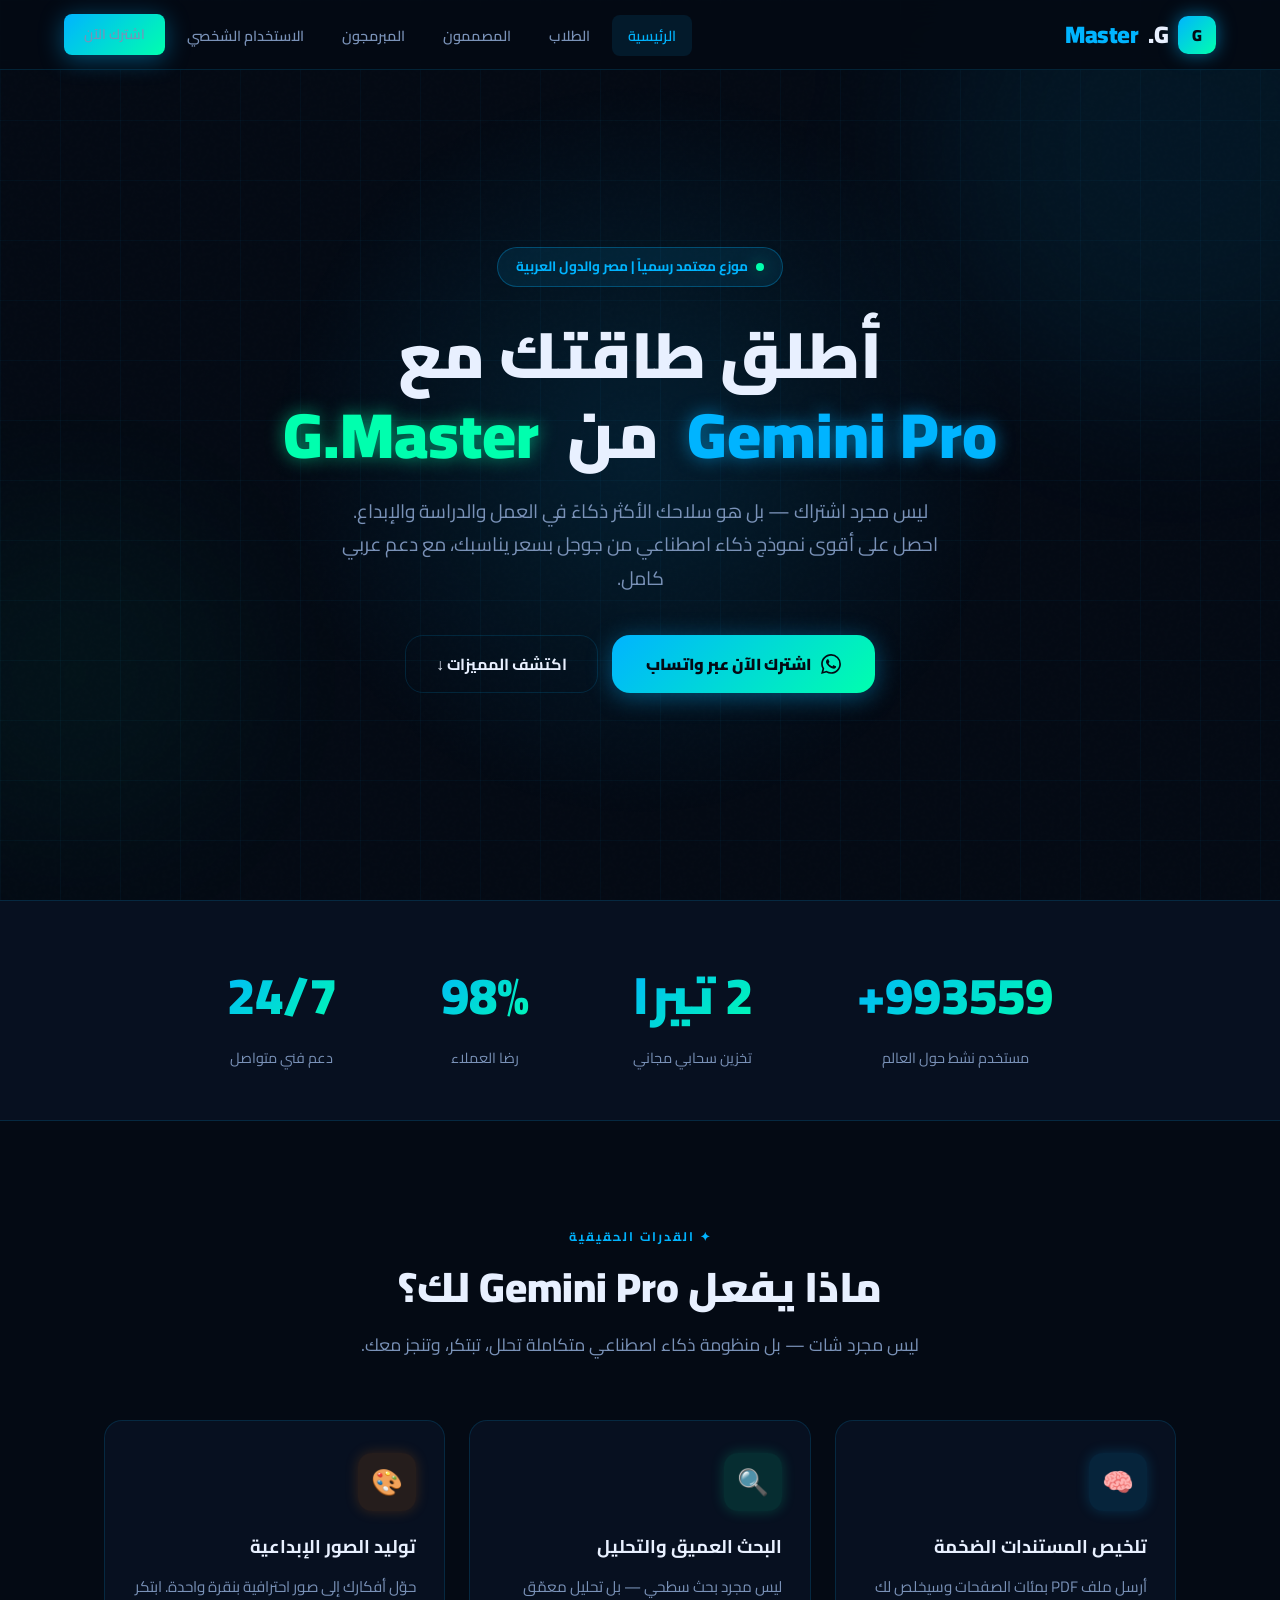
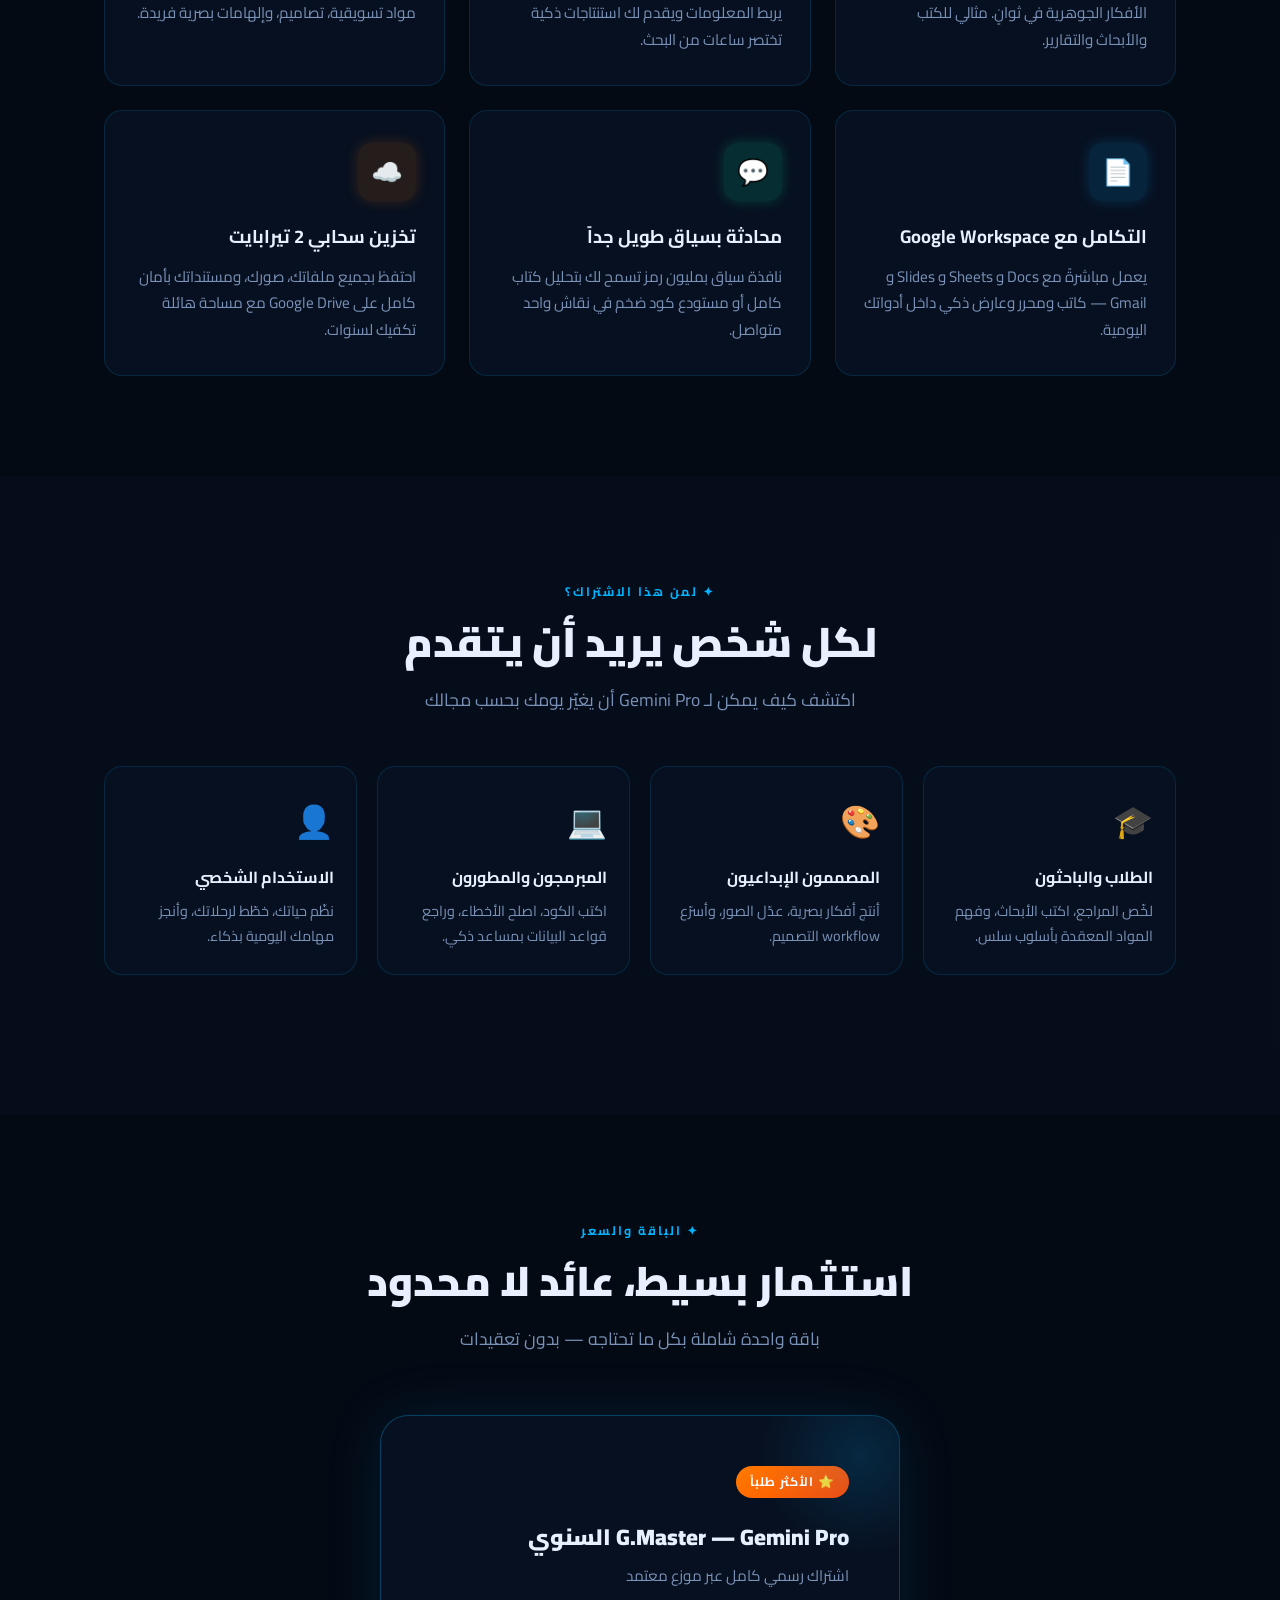
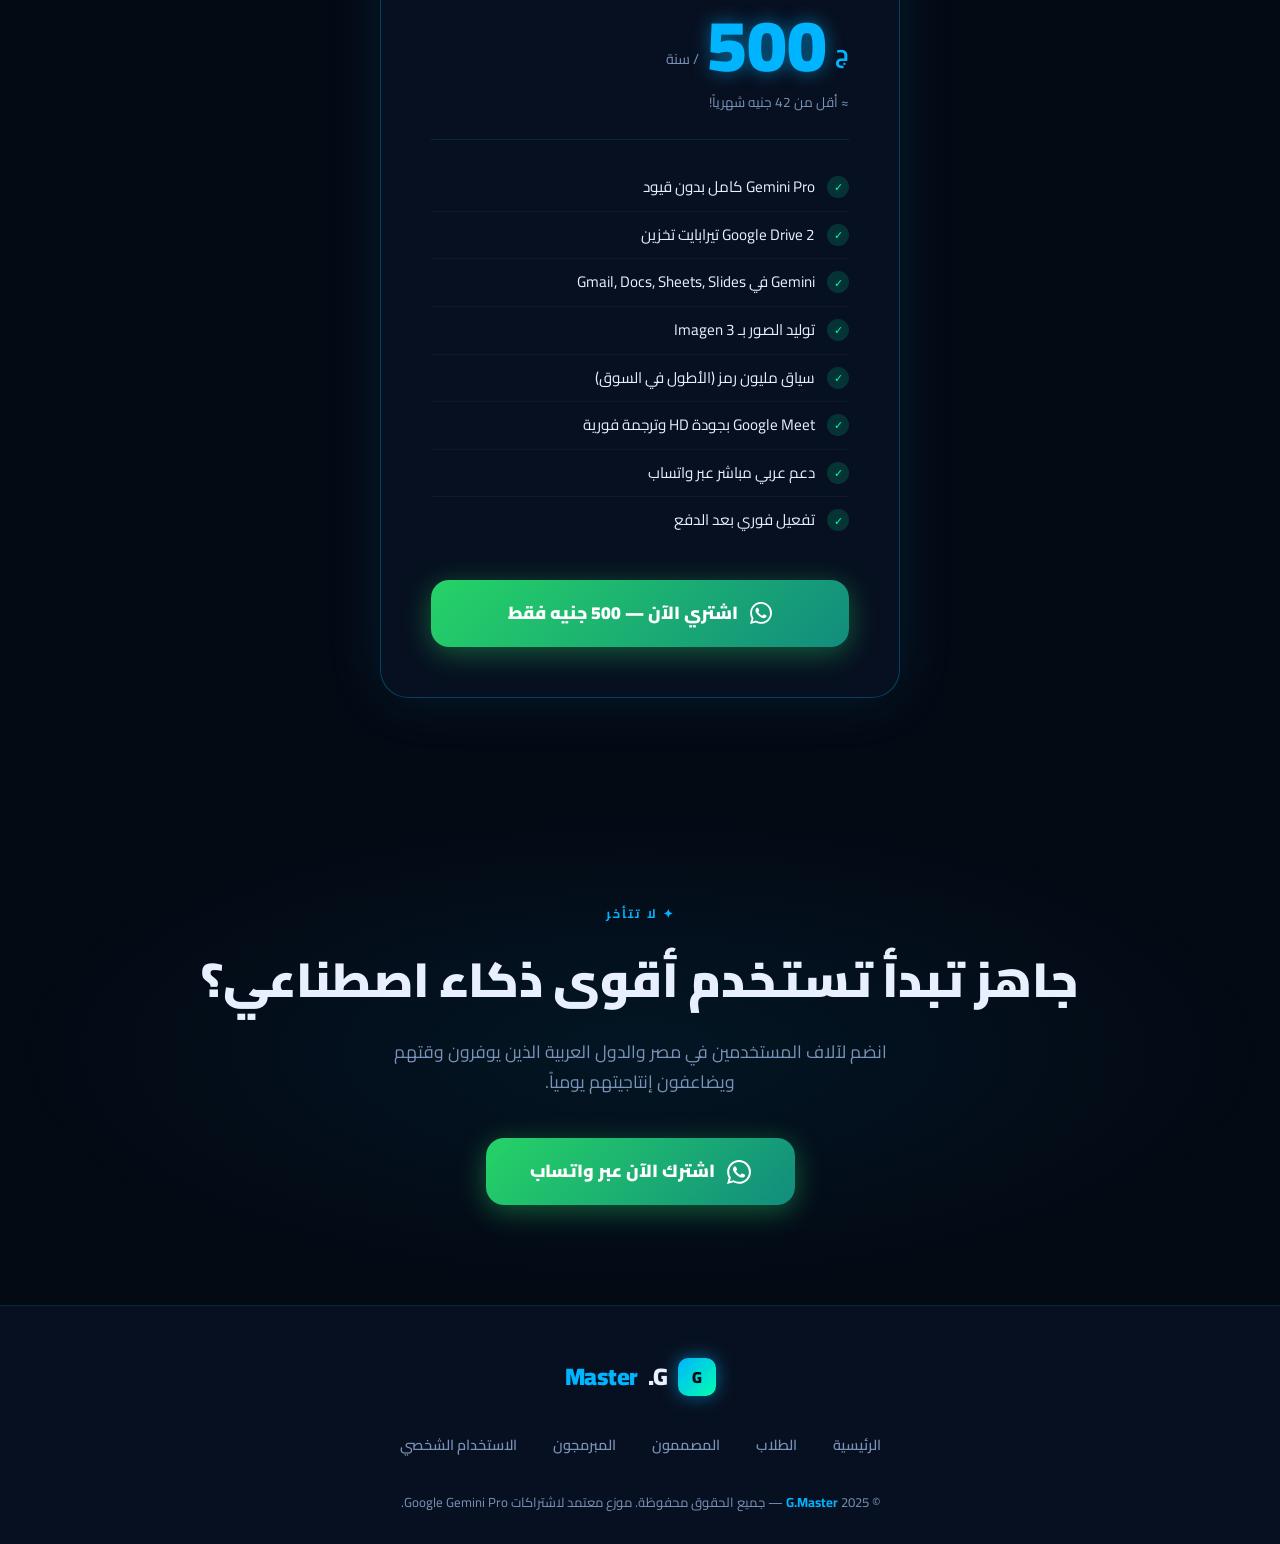
<file: index.html>
<!DOCTYPE html>
<html lang="ar" dir="rtl">
<head>
  <meta charset="UTF-8" />
  <meta name="viewport" content="width=device-width, initial-scale=1.0" />
  <title>G.Master — موزع معتمد لـ Gemini Pro في مصر والعالم العربي</title>
  <meta name="description" content="G.Master هو موزعك المعتمد لاشتراكات Gemini Pro — قوة الذكاء الاصطناعي من جوجل بين يديك بسعر استثنائي." />
  <link rel="stylesheet" href="style.css" />
  <link rel="preconnect" href="https://fonts.googleapis.com" />
  <link rel="preconnect" href="https://fonts.gstatic.com" crossorigin />
  <link href="https://fonts.googleapis.com/css2?family=Cairo:wght@400;600;700;900&display=swap" rel="stylesheet" />
</head>
<body>

  <!-- ===================== NAVBAR ===================== -->
  <nav class="navbar">
    <a href="index.html" class="logo">
      <div class="logo-icon">G</div>
      G.<span>Master</span>
    </a>

    <!-- Desktop Links -->
    <ul class="nav-links">
      <li><a href="index.html">الرئيسية</a></li>
      <li><a href="students.html">الطلاب</a></li>
      <li><a href="designers.html">المصممون</a></li>
      <li><a href="programmers.html">المبرمجون</a></li>
      <li><a href="personal.html">الاستخدام الشخصي</a></li>
      <li>
        <a href="https://wa.me/201234567890?text=أريد_الاشتراك_في_G_Master"
           target="_blank" class="btn-primary" style="padding:9px 20px;font-size:0.85rem;">
          اشترك الآن
        </a>
      </li>
    </ul>

    <!-- Hamburger (Mobile) -->
    <button class="hamburger" aria-label="القائمة">
      <span></span><span></span><span></span>
    </button>
  </nav>

  <!-- Mobile Menu -->
  <div class="mobile-menu">
    <a href="index.html">🏠 الرئيسية</a>
    <a href="students.html">🎓 الطلاب</a>
    <a href="designers.html">🎨 المصممون</a>
    <a href="programmers.html">💻 المبرمجون</a>
    <a href="personal.html">👤 الاستخدام الشخصي</a>
    <a href="https://wa.me/201234567890?text=أريد_الاشتراك_في_G_Master" target="_blank">💬 اشترك عبر واتساب</a>
  </div>

  <!-- ===================== HERO ===================== -->
  <section class="hero">
    <div class="grid-bg"></div>
    <div class="orb orb-blue"   style="width:500px;height:500px;top:-100px;right:-150px;opacity:0.5;"></div>
    <div class="orb orb-green"  style="width:350px;height:350px;bottom:50px;left:-100px;opacity:0.4;"></div>

    <div class="hero-inner">
      <div class="hero-badge">
        <span class="dot"></span>
        موزع معتمد رسمياً | مصر والدول العربية
      </div>

      <h1>
        أطلق طاقتك مع<br />
        <span class="highlight-blue">Gemini Pro</span>
        &nbsp;من&nbsp;
        <span class="highlight-green">G.Master</span>
      </h1>

      <p class="hero-sub">
        ليس مجرد اشتراك — بل هو سلاحك الأكثر ذكاءً في العمل والدراسة والإبداع.
        احصل على أقوى نموذج ذكاء اصطناعي من جوجل بسعر يناسبك، مع دعم عربي كامل.
      </p>

      <div class="hero-cta">
        <a href="https://wa.me/201234567890?text=أريد_الاشتراك_في_G_Master"
           target="_blank" class="btn-primary">
          <!-- WhatsApp Icon -->
          <svg width="20" height="20" viewBox="0 0 24 24" fill="currentColor"><path d="M17.472 14.382c-.297-.149-1.758-.867-2.03-.967-.273-.099-.471-.148-.67.15-.197.297-.767.966-.94 1.164-.173.199-.347.223-.644.075-.297-.15-1.255-.463-2.39-1.475-.883-.788-1.48-1.761-1.653-2.059-.173-.297-.018-.458.13-.606.134-.133.298-.347.446-.52.149-.174.198-.298.298-.497.099-.198.05-.371-.025-.52-.075-.149-.669-1.612-.916-2.207-.242-.579-.487-.5-.669-.51-.173-.008-.371-.01-.57-.01-.198 0-.52.074-.792.372-.272.297-1.04 1.016-1.04 2.479 0 1.462 1.065 2.875 1.213 3.074.149.198 2.096 3.2 5.077 4.487.709.306 1.262.489 1.694.625.712.227 1.36.195 1.871.118.571-.085 1.758-.719 2.006-1.413.248-.694.248-1.289.173-1.413-.074-.124-.272-.198-.57-.347m-5.421 7.403h-.004a9.87 9.87 0 01-5.031-1.378l-.361-.214-3.741.982.998-3.648-.235-.374a9.86 9.86 0 01-1.51-5.26c.001-5.45 4.436-9.884 9.888-9.884 2.64 0 5.122 1.03 6.988 2.898a9.825 9.825 0 012.893 6.994c-.003 5.45-4.437 9.884-9.885 9.884m8.413-18.297A11.815 11.815 0 0012.05 0C5.495 0 .16 5.335.157 11.892c0 2.096.547 4.142 1.588 5.945L.057 24l6.305-1.654a11.882 11.882 0 005.683 1.448h.005c6.554 0 11.89-5.335 11.893-11.893a11.821 11.821 0 00-3.48-8.413z"/></svg>
          اشترك الآن عبر واتساب
        </a>
        <a href="#features" class="btn-secondary">اكتشف المميزات ↓</a>
      </div>
    </div>
  </section>

  <!-- ===================== STATS BAR ===================== -->
  <div class="stats-bar">
    <div class="stats-grid">
      <div class="stat-item reveal">
        <h2 data-count="1000000" data-suffix="+">0</h2>
        <p>مستخدم نشط حول العالم</p>
      </div>
      <div class="stat-item reveal reveal-delay-1">
        <h2 data-count="2" data-suffix=" تيرا">0</h2>
        <p>تخزين سحابي مجاني</p>
      </div>
      <div class="stat-item reveal reveal-delay-2">
        <h2 data-count="99" data-suffix="%">0</h2>
        <p>رضا العملاء</p>
      </div>
      <div class="stat-item reveal reveal-delay-3">
        <h2 data-count="24" data-suffix="/7">0</h2>
        <p>دعم فني متواصل</p>
      </div>
    </div>
  </div>

  <!-- ===================== FEATURES ===================== -->
  <section class="py-section" id="features">
    <div class="container">
      <div class="text-center reveal">
        <span class="section-label">✦ القدرات الحقيقية</span>
        <h2 class="section-title">ماذا يفعل Gemini Pro لك؟</h2>
        <p class="section-sub">ليس مجرد شات — بل منظومة ذكاء اصطناعي متكاملة تحلل، تبتكر، وتنجز معك.</p>
      </div>

      <div class="features-grid">

        <!-- Feature 1 -->
        <div class="feature-card reveal">
          <div class="feature-icon icon-blue">🧠</div>
          <h3>تلخيص المستندات الضخمة</h3>
          <p>أرسل ملف PDF بمئات الصفحات وسيخلص لك الأفكار الجوهرية في ثوانٍ. مثالي للكتب والأبحاث والتقارير.</p>
        </div>

        <!-- Feature 2 -->
        <div class="feature-card reveal reveal-delay-1">
          <div class="feature-icon icon-green">🔍</div>
          <h3>البحث العميق والتحليل</h3>
          <p>ليس مجرد بحث سطحي — بل تحليل معمّق يربط المعلومات ويقدم لك استنتاجات ذكية تختصر ساعات من البحث.</p>
        </div>

        <!-- Feature 3 -->
        <div class="feature-card reveal reveal-delay-2">
          <div class="feature-icon icon-orange">🎨</div>
          <h3>توليد الصور الإبداعية</h3>
          <p>حوّل أفكارك إلى صور احترافية بنقرة واحدة. ابتكر مواد تسويقية، تصاميم، وإلهامات بصرية فريدة.</p>
        </div>

        <!-- Feature 4 -->
        <div class="feature-card reveal">
          <div class="feature-icon icon-blue">📄</div>
          <h3>التكامل مع Google Workspace</h3>
          <p>يعمل مباشرةً مع Docs و Sheets و Slides و Gmail — كاتب ومحرر وعارض ذكي داخل أدواتك اليومية.</p>
        </div>

        <!-- Feature 5 -->
        <div class="feature-card reveal reveal-delay-1">
          <div class="feature-icon icon-green">💬</div>
          <h3>محادثة بسياق طويل جداً</h3>
          <p>نافذة سياق بمليون رمز تسمح لك بتحليل كتاب كامل أو مستودع كود ضخم في نقاش واحد متواصل.</p>
        </div>

        <!-- Feature 6 -->
        <div class="feature-card reveal reveal-delay-2">
          <div class="feature-icon icon-orange">☁️</div>
          <h3>تخزين سحابي 2 تيرابايت</h3>
          <p>احتفظ بجميع ملفاتك، صورك، ومستنداتك بأمان كامل على Google Drive مع مساحة هائلة تكفيك لسنوات.</p>
        </div>

      </div>
    </div>
  </section>

  <!-- ===================== WHO IS IT FOR ===================== -->
  <section class="py-section" style="background: rgba(7,16,32,0.6);">
    <div class="container">
      <div class="text-center reveal">
        <span class="section-label">✦ لمن هذا الاشتراك؟</span>
        <h2 class="section-title">لكل شخص يريد أن يتقدم</h2>
        <p class="section-sub">اكتشف كيف يمكن لـ Gemini Pro أن يغيّر يومك بحسب مجالك</p>
      </div>
      <div class="use-cases-grid" style="margin-top:50px;">
        <div class="use-case-card reveal">
          <div class="use-case-icon">🎓</div>
          <h4><a href="students.html" style="color:inherit;">الطلاب والباحثون</a></h4>
          <p>لخّص المراجع، اكتب الأبحاث، وفهم المواد المعقدة بأسلوب سلس.</p>
        </div>
        <div class="use-case-card reveal reveal-delay-1">
          <div class="use-case-icon">🎨</div>
          <h4><a href="designers.html" style="color:inherit;">المصممون الإبداعيون</a></h4>
          <p>أنتج أفكار بصرية، عدّل الصور، وأسرّع workflow التصميم.</p>
        </div>
        <div class="use-case-card reveal reveal-delay-2">
          <div class="use-case-icon">💻</div>
          <h4><a href="programmers.html" style="color:inherit;">المبرمجون والمطورون</a></h4>
          <p>اكتب الكود، اصلح الأخطاء، وراجع قواعد البيانات بمساعد ذكي.</p>
        </div>
        <div class="use-case-card reveal reveal-delay-3">
          <div class="use-case-icon">👤</div>
          <h4><a href="personal.html" style="color:inherit;">الاستخدام الشخصي</a></h4>
          <p>نظّم حياتك، خطّط لرحلاتك، وأنجز مهامك اليومية بذكاء.</p>
        </div>
      </div>
    </div>
  </section>

  <!-- ===================== PRICING ===================== -->
  <section class="py-section" id="pricing">
    <div class="container">
      <div class="text-center reveal">
        <span class="section-label">✦ الباقة والسعر</span>
        <h2 class="section-title">استثمار بسيط، عائد لا محدود</h2>
        <p class="section-sub">باقة واحدة شاملة بكل ما تحتاجه — بدون تعقيدات</p>
      </div>

      <div class="pricing-wrapper">
        <div class="pricing-card reveal">
          <div class="pricing-badge">⭐ الأكثر طلباً</div>
          <div class="pricing-name">G.Master — Gemini Pro السنوي</div>
          <p style="color:var(--text-muted);font-size:0.95rem;margin-top:6px;">
            اشتراك رسمي كامل عبر موزع معتمد
          </p>

          <div class="pricing-price">
            <span class="price-currency">ج</span>
            <span class="price-amount">500</span>
            <span class="price-period">/ سنة</span>
          </div>
          <p style="color:var(--text-muted);font-size:0.85rem;margin-top:-10px;margin-bottom:10px;">
            ≈ أقل من 42 جنيه شهرياً!
          </p>

          <div class="pricing-divider"></div>

          <ul class="pricing-features">
            <li><span class="check-icon">✓</span> Gemini Pro كامل بدون قيود</li>
            <li><span class="check-icon">✓</span> Google Drive 2 تيرابايت تخزين</li>
            <li><span class="check-icon">✓</span> Gemini في Gmail, Docs, Sheets, Slides</li>
            <li><span class="check-icon">✓</span> توليد الصور بـ Imagen 3</li>
            <li><span class="check-icon">✓</span> سياق مليون رمز (الأطول في السوق)</li>
            <li><span class="check-icon">✓</span> Google Meet بجودة HD وترجمة فورية</li>
            <li><span class="check-icon">✓</span> دعم عربي مباشر عبر واتساب</li>
            <li><span class="check-icon">✓</span> تفعيل فوري بعد الدفع</li>
          </ul>

          <a href="https://wa.me/201234567890?text=أريد_الاشتراك_في_G_Master"
             target="_blank" class="btn-whatsapp" style="width:100%;justify-content:center;">
            <svg width="22" height="22" viewBox="0 0 24 24" fill="currentColor"><path d="M17.472 14.382c-.297-.149-1.758-.867-2.03-.967-.273-.099-.471-.148-.67.15-.197.297-.767.966-.94 1.164-.173.199-.347.223-.644.075-.297-.15-1.255-.463-2.39-1.475-.883-.788-1.48-1.761-1.653-2.059-.173-.297-.018-.458.13-.606.134-.133.298-.347.446-.52.149-.174.198-.298.298-.497.099-.198.05-.371-.025-.52-.075-.149-.669-1.612-.916-2.207-.242-.579-.487-.5-.669-.51-.173-.008-.371-.01-.57-.01-.198 0-.52.074-.792.372-.272.297-1.04 1.016-1.04 2.479 0 1.462 1.065 2.875 1.213 3.074.149.198 2.096 3.2 5.077 4.487.709.306 1.262.489 1.694.625.712.227 1.36.195 1.871.118.571-.085 1.758-.719 2.006-1.413.248-.694.248-1.289.173-1.413-.074-.124-.272-.198-.57-.347m-5.421 7.403h-.004a9.87 9.87 0 01-5.031-1.378l-.361-.214-3.741.982.998-3.648-.235-.374a9.86 9.86 0 01-1.51-5.26c.001-5.45 4.436-9.884 9.888-9.884 2.64 0 5.122 1.03 6.988 2.898a9.825 9.825 0 012.893 6.994c-.003 5.45-4.437 9.884-9.885 9.884m8.413-18.297A11.815 11.815 0 0012.05 0C5.495 0 .16 5.335.157 11.892c0 2.096.547 4.142 1.588 5.945L.057 24l6.305-1.654a11.882 11.882 0 005.683 1.448h.005c6.554 0 11.89-5.335 11.893-11.893a11.821 11.821 0 00-3.48-8.413z"/></svg>
            اشتري الآن — 500 جنيه فقط
          </a>
        </div>
      </div>
    </div>
  </section>

  <!-- ===================== BIG CTA ===================== -->
  <section class="cta-section">
    <div class="cta-inner">
      <span class="section-label">✦ لا تتأخر</span>
      <h2>جاهز تبدأ تستخدم أقوى ذكاء اصطناعي؟</h2>
      <p>انضم لآلاف المستخدمين في مصر والدول العربية الذين يوفرون وقتهم ويضاعفون إنتاجيتهم يومياً.</p>
      <a href="https://wa.me/201234567890?text=أريد_الاشتراك_في_G_Master"
         target="_blank" class="btn-whatsapp">
        <svg width="24" height="24" viewBox="0 0 24 24" fill="currentColor"><path d="M17.472 14.382c-.297-.149-1.758-.867-2.03-.967-.273-.099-.471-.148-.67.15-.197.297-.767.966-.94 1.164-.173.199-.347.223-.644.075-.297-.15-1.255-.463-2.39-1.475-.883-.788-1.48-1.761-1.653-2.059-.173-.297-.018-.458.13-.606.134-.133.298-.347.446-.52.149-.174.198-.298.298-.497.099-.198.05-.371-.025-.52-.075-.149-.669-1.612-.916-2.207-.242-.579-.487-.5-.669-.51-.173-.008-.371-.01-.57-.01-.198 0-.52.074-.792.372-.272.297-1.04 1.016-1.04 2.479 0 1.462 1.065 2.875 1.213 3.074.149.198 2.096 3.2 5.077 4.487.709.306 1.262.489 1.694.625.712.227 1.36.195 1.871.118.571-.085 1.758-.719 2.006-1.413.248-.694.248-1.289.173-1.413-.074-.124-.272-.198-.57-.347m-5.421 7.403h-.004a9.87 9.87 0 01-5.031-1.378l-.361-.214-3.741.982.998-3.648-.235-.374a9.86 9.86 0 01-1.51-5.26c.001-5.45 4.436-9.884 9.888-9.884 2.64 0 5.122 1.03 6.988 2.898a9.825 9.825 0 012.893 6.994c-.003 5.45-4.437 9.884-9.885 9.884m8.413-18.297A11.815 11.815 0 0012.05 0C5.495 0 .16 5.335.157 11.892c0 2.096.547 4.142 1.588 5.945L.057 24l6.305-1.654a11.882 11.882 0 005.683 1.448h.005c6.554 0 11.89-5.335 11.893-11.893a11.821 11.821 0 00-3.48-8.413z"/></svg>
        اشترك الآن عبر واتساب
      </a>
    </div>
  </section>

  <!-- ===================== FOOTER ===================== -->
  <footer>
    <div class="footer-inner">
      <a href="index.html" class="logo">
        <div class="logo-icon">G</div>
        G.<span>Master</span>
      </a>
      <nav class="footer-links">
        <a href="index.html">الرئيسية</a>
        <a href="students.html">الطلاب</a>
        <a href="designers.html">المصممون</a>
        <a href="programmers.html">المبرمجون</a>
        <a href="personal.html">الاستخدام الشخصي</a>
      </nav>
      <p class="footer-copy">
        © 2025 <span>G.Master</span> — جميع الحقوق محفوظة.
        موزع معتمد لاشتراكات Google Gemini Pro.
      </p>
    </div>
  </footer>

  <script src="script.js"></script>
</body>
</html>
</file>
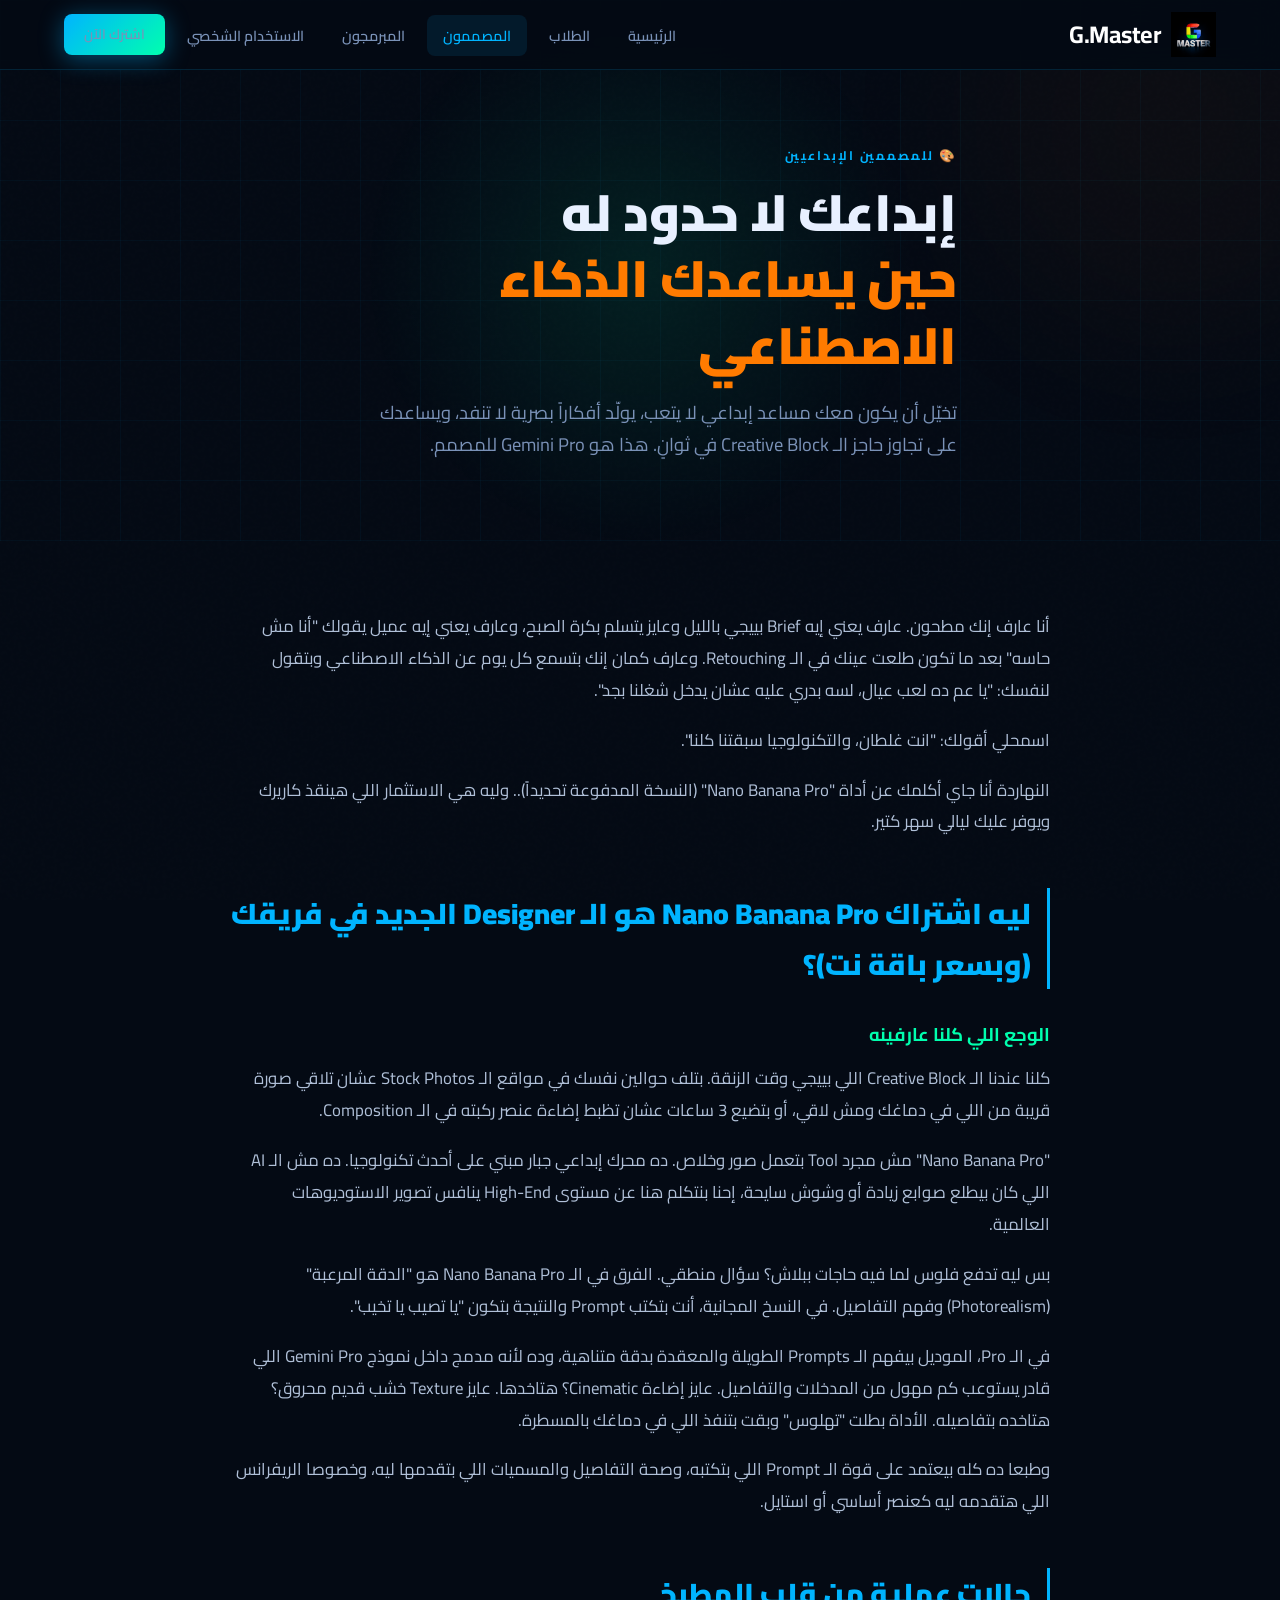
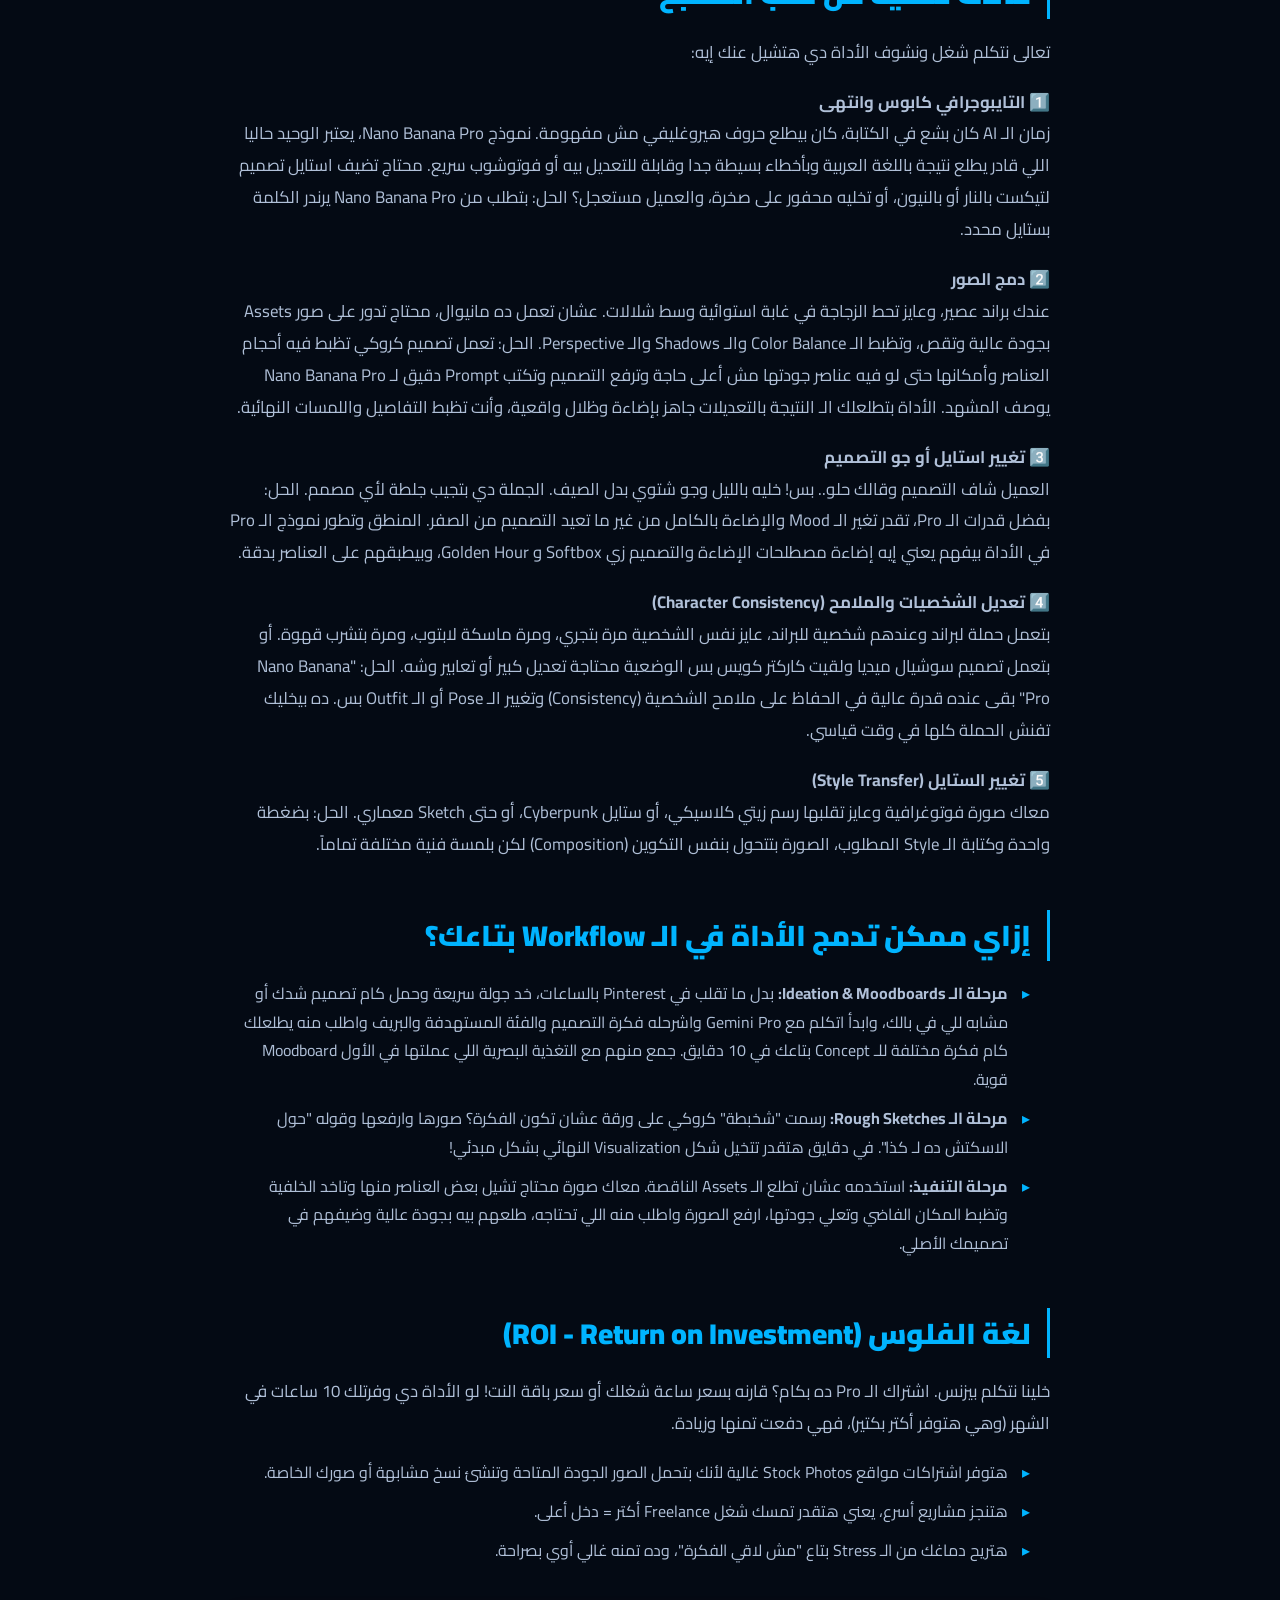
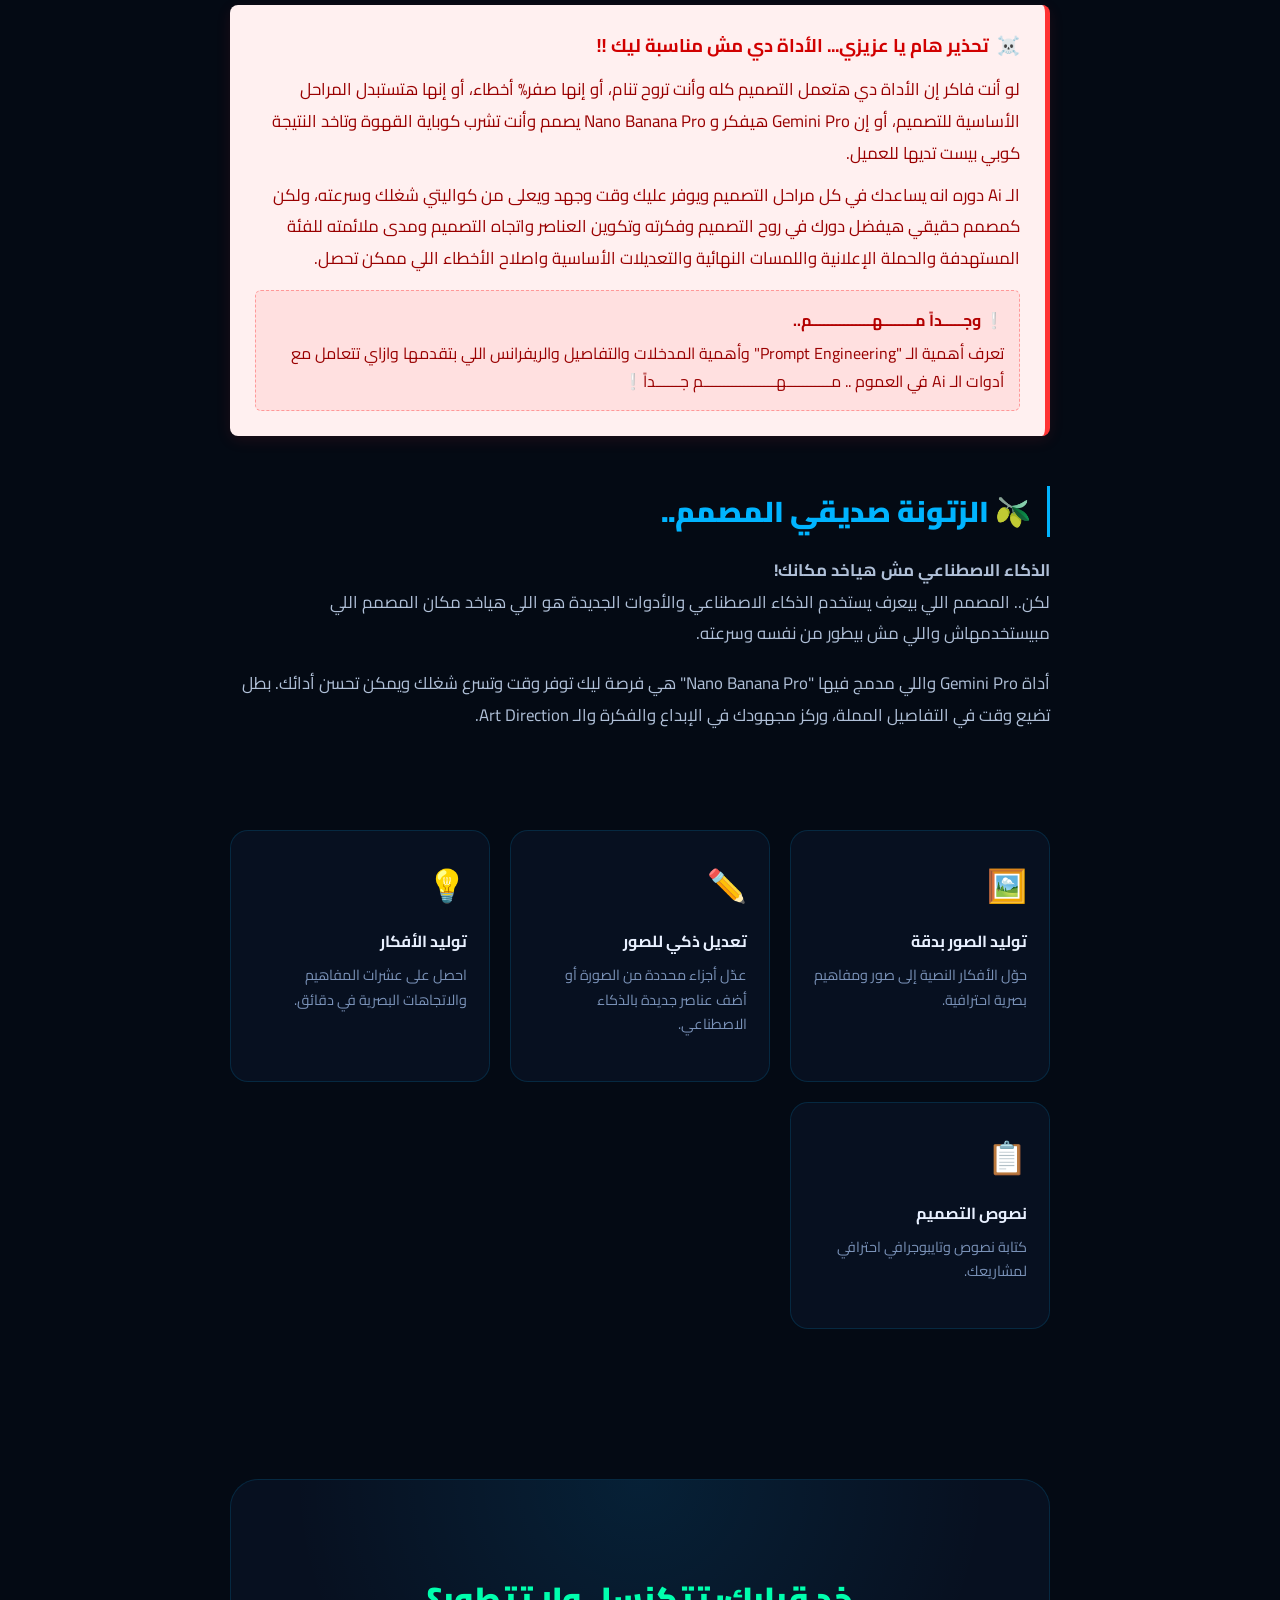
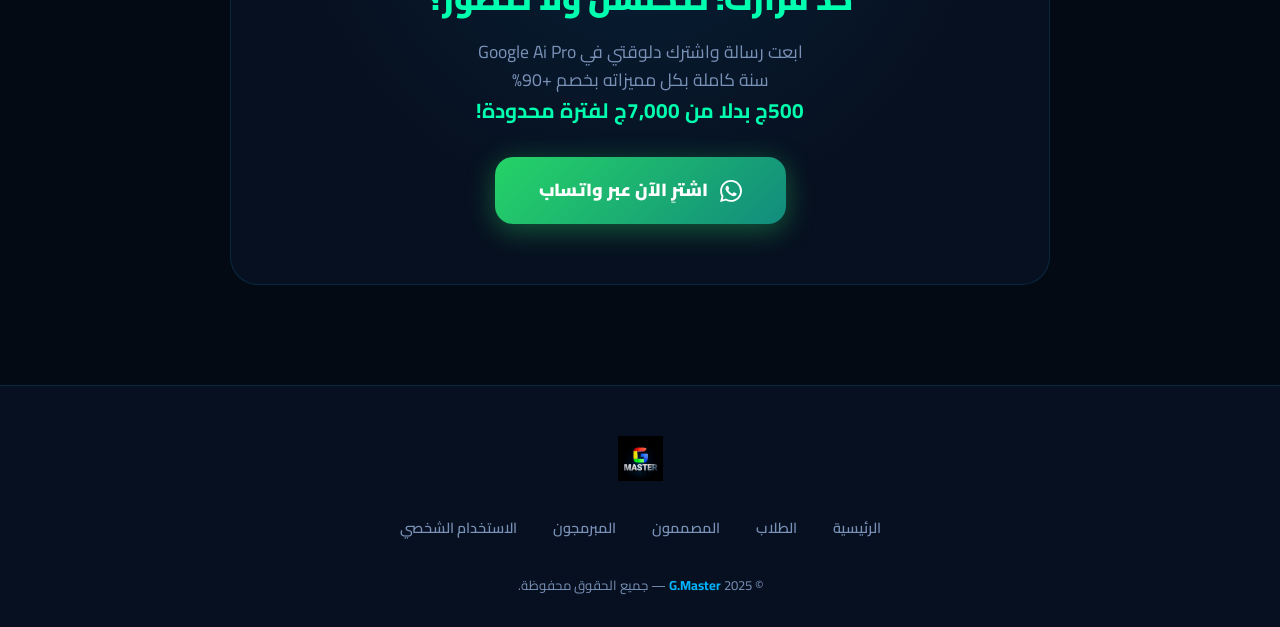
<file: designers.html>
<!DOCTYPE html>
<html lang="ar" dir="rtl">
<head>
  <meta charset="UTF-8" />
  <meta name="viewport" content="width=device-width, initial-scale=1.0" />
  <title>النسخة البرو للمصممين — G.Master</title>
  <meta name="description" content="كيف يساعد الذكاء الاصطناعي المصممين في توليد الأفكار البصرية وتسريع workflow التصميم؟ اكتشف الفرق." />
  <link rel="stylesheet" href="style.css" />
  <link rel="preconnect" href="https://fonts.googleapis.com" />
  <link rel="preconnect" href="https://fonts.gstatic.com" crossorigin />
  <link href="https://fonts.googleapis.com/css2?family=Cairo:wght@400;600;700;900&display=swap" rel="stylesheet" />
</head>
<body>

  <nav class="navbar">
    <a href="index.html" class="logo" style="display: flex; align-items: center; gap: 10px; text-decoration: none;">
      <img src="logo.png" alt="G.Master Logo" style="height: 45px; width: auto;" />
      <span style="direction: ltr; display: inline-block; color: #ffffff; font-weight: 700;">G.Master</span>
    </a>
    <ul class="nav-links">
      <li><a href="index.html">الرئيسية</a></li>
      <li><a href="students.html">الطلاب</a></li>
      <li><a href="designers.html" class="active">المصممون</a></li>
      <li><a href="programmers.html">المبرمجون</a></li>
      <li><a href="personal.html">الاستخدام الشخصي</a></li>
      <li>
        <a href="https://wa.me/201234567890?text=أريد_الاشتراك_في_G_Master"
           target="_blank" class="btn-primary" style="padding:9px 20px;font-size:0.85rem;">
          اشترك الآن
        </a>
      </li>
    </ul>
    <button class="hamburger" aria-label="القائمة">
      <span></span><span></span><span></span>
    </button>
  </nav>
  <div class="mobile-menu">
    <a href="index.html">🏠 الرئيسية</a>
    <a href="students.html">🎓 الطلاب</a>
    <a href="designers.html">🎨 المصممون</a>
    <a href="programmers.html">💻 المبرمجون</a>
    <a href="personal.html">👤 الاستخدام الشخصي</a>
    <a href="https://wa.me/201234567890?text=أريد_الاشتراك_في_G_Master" target="_blank">💬 اشترك عبر واتساب</a>
  </div>

  <section class="page-hero">
    <div class="grid-bg"></div>
    <div class="orb orb-orange" style="width:450px;height:450px;top:-100px;right:-120px;opacity:0.35;"></div>
    <div class="page-hero-inner container">
      <span class="section-label">🎨 للمصممين الإبداعيين</span>
      <h1>
        إبداعك لا حدود له<br/>
        <span style="color:var(--accent-orange);">حين يساعدك الذكاء الاصطناعي</span>
      </h1>
      <p>
        تخيّل أن يكون معك مساعد إبداعي لا يتعب، يولّد أفكاراً بصرية لا تنفد، ويساعدك
        على تجاوز حاجز الـ Creative Block في ثوانٍ. هذا هو Gemini Pro للمصمم.
      </p>
    </div>
  </section>

  <section class="article-section">
    <div class="article-content">

      <p>
        أنا عارف إنك مطحون. عارف يعني إيه Brief بييجي بالليل وعايز يتسلم بكرة الصبح، 
        وعارف يعني إيه عميل يقولك "أنا مش حاسه" بعد ما تكون طلعت عينك في الـ Retouching. وعارف كمان إنك بتسمع كل يوم عن الذكاء الاصطناعي 
        وبتقول لنفسك: "يا عم ده لعب عيال، لسه بدري عليه عشان يدخل شغلنا بجد".
      </p>
      
      <p>اسمحلي أقولك: "انت غلطان، والتكنولوجيا سبقتنا كلنا".</p>
      
      <p>
        النهاردة أنا جاي أكلمك عن أداة "Nano Banana Pro" (النسخة المدفوعة تحديداً).. 
        وليه هي الاستثمار اللي هينقذ كاريرك ويوفر عليك ليالي سهر كتير.
      </p>

      <h2>ليه اشتراك Nano Banana Pro هو الـ Designer الجديد في فريقك (وبسعر باقة نت)؟</h2>

      <h3>الوجع اللي كلنا عارفينه</h3>
      <p>
        كلنا عندنا الـ Creative Block اللي بييجي وقت الزنقة.
        بتلف حوالين نفسك في مواقع الـ Stock Photos 
        عشان تلاقي صورة قريبة من اللي في دماغك ومش لاقي،
        أو بتضيع 3 ساعات عشان تظبط إضاءة عنصر ركبته في الـ Composition.
      </p>

      <p>
        "Nano Banana Pro" مش مجرد Tool بتعمل صور وخلاص.
        ده محرك إبداعي جبار مبني على أحدث تكنولوجيا.
        ده مش الـ AI اللي كان بيطلع صوابع زيادة أو وشوش سايحة، 
        إحنا بنتكلم هنا عن مستوى High-End ينافس تصوير الاستوديوهات العالمية.
      </p>

      <p>
        بس ليه تدفع فلوس لما فيه حاجات ببلاش؟ سؤال منطقي.
        الفرق في الـ Nano Banana Pro هو "الدقة المرعبة" (Photorealism) وفهم التفاصيل.
        في النسخ المجانية، أنت بتكتب Prompt والنتيجة بتكون "يا تصيب يا تخيب".
      </p>

      <p>
        في الـ Pro، الموديل بيفهم الـ Prompts الطويلة والمعقدة بدقة متناهية،
        وده لأنه مدمج داخل نموذج Gemini Pro 
        اللي قادر يستوعب كم مهول من المدخلات والتفاصيل.
        عايز إضاءة Cinematic؟ هتاخدها.
        عايز Texture خشب قديم محروق؟ هتاخده بتفاصيله. 
        الأداة بطلت "تهلوس" وبقت بتنفذ اللي في دماغك بالمسطرة.
      </p>

      <p>
        وطبعا ده كله بيعتمد على قوة الـ Prompt اللي بتكتبه، 
        وصحة التفاصيل والمسميات اللي بتقدمها ليه،
        وخصوصا الريفرانس اللي هتقدمه ليه كعنصر أساسي أو استايل.
      </p>

      <h2>حالات عملية من قلب المطبخ</h2>
      <p>تعالى نتكلم شغل ونشوف الأداة دي هتشيل عنك إيه:</p>

      <p><strong>1️⃣ التايبوجرافي كابوس وانتهى</strong><br>
        زمان الـ AI كان بشع في الكتابة، كان بيطلع حروف هيروغليفي مش مفهومة.
        نموذج Nano Banana Pro، يعتبر الوحيد حاليا اللي قادر يطلع نتيجة باللغة العربية 
        وبأخطاء بسيطة جدا وقابلة للتعديل بيه أو فوتوشوب سريع.
        محتاج تضيف استايل تصميم لتيكست بالنار أو بالنيون، أو تخليه محفور على صخرة، والعميل مستعجل؟
        الحل: بتطلب من Nano Banana Pro يرندر الكلمة بستايل محدد.
      </p>

      <p><strong>2️⃣ دمج الصور</strong><br>
        عندك براند عصير، وعايز تحط الزجاجة في غابة استوائية وسط شلالات.
        عشان تعمل ده مانيوال، محتاج تدور على صور Assets 
        بجودة عالية وتقص، وتظبط الـ Color Balance والـ Shadows والـ Perspective.
        الحل: تعمل تصميم كروكي تظبط فيه أحجام العناصر وأمكانها 
        حتى لو فيه عناصر جودتها مش أعلى حاجة وترفع التصميم
        وتكتب Prompt دقيق لـ Nano Banana Pro يوصف المشهد. 
        الأداة بتطلعلك الـ النتيجة بالتعديلات جاهز بإضاءة وظلال واقعية، 
        وأنت تظبط التفاصيل واللمسات النهائية.
      </p>

      <p><strong>3️⃣ تغيير استايل أو جو التصميم</strong><br>
        العميل شاف التصميم وقالك حلو.. بس!
        خليه بالليل وجو شتوي بدل الصيف.
        الجملة دي بتجيب جلطة لأي مصمم.
        الحل: بفضل قدرات الـ Pro، تقدر تغير الـ Mood والإضاءة بالكامل 
        من غير ما تعيد التصميم من الصفر. 
        المنطق وتطور نموذج الـ Pro في الأداة 
        بيفهم يعني إيه إضاءة مصطلحات الإضاءة والتصميم
        زي Softbox و Golden Hour، وبيطبقهم على العناصر بدقة.
      </p>

      <p><strong>4️⃣ تعديل الشخصيات والملامح (Character Consistency)</strong><br>
        بتعمل حملة لبراند وعندهم شخصية للبراند،
        عايز نفس الشخصية مرة بتجري، ومرة ماسكة لابتوب، ومرة بتشرب قهوة.
        أو بتعمل تصميم سوشيال ميديا ولقيت كاركتر كويس 
        بس الوضعية محتاجة تعديل كبير أو تعابير وشه.
        الحل: "Nano Banana Pro" بقى عنده قدرة عالية 
        في الحفاظ على ملامح الشخصية (Consistency) 
        وتغيير الـ Pose أو الـ Outfit بس. 
        ده بيخليك تفنش الحملة كلها في وقت قياسي.
      </p>

      <p><strong>5️⃣ تغيير الستايل (Style Transfer)</strong><br>
        معاك صورة فوتوغرافية وعايز تقلبها رسم زيتي كلاسيكي، 
        أو ستايل Cyberpunk، أو حتى Sketch معماري.
        الحل: بضغطة واحدة وكتابة الـ Style المطلوب، 
        الصورة بتتحول بنفس التكوين (Composition) 
        لكن بلمسة فنية مختلفة تماماً.
      </p>

      <h2>إزاي ممكن تدمج الأداة في الـ Workflow بتاعك؟</h2>
      <ul>
        <li><strong>مرحلة الـ Ideation & Moodboards:</strong> بدل ما تقلب في Pinterest بالساعات، خد جولة سريعة وحمل كام تصميم شدك أو مشابه للي في بالك، وابدأ اتكلم مع Gemini Pro واشرحله فكرة التصميم والفئة المستهدفة والبريف واطلب منه يطلعلك كام فكرة مختلفة للـ Concept بتاعك في 10 دقايق. جمع منهم مع التغذية البصرية اللي عملتها في الأول Moodboard قوية.</li>
        <li><strong>مرحلة الـ Rough Sketches:</strong> رسمت "شخبطة" كروكي على ورقة عشان تكون الفكرة؟ صورها وارفعها وقوله "حول الاسكتش ده لـ كذا". في دقايق هتقدر تتخيل شكل Visualization النهائي بشكل مبدئي!</li>
        <li><strong>مرحلة التنفيذ:</strong> استخدمه عشان تطلع الـ Assets الناقصة. معاك صورة محتاج تشيل بعض العناصر منها وتاخد الخلفية وتظبط المكان الفاضي وتعلي جودتها، ارفع الصورة واطلب منه اللي تحتاجه، طلعهم بيه بجودة عالية وضيفهم في تصميمك الأصلي.</li>
      </ul>

      <h2>لغة الفلوس (ROI - Return on Investment)</h2>
      <p>
        خلينا نتكلم بيزنس. اشتراك الـ Pro ده بكام؟ 
        قارنه بسعر ساعة شغلك أو سعر باقة النت!
        لو الأداة دي وفرتلك 10 ساعات في الشهر 
        (وهي هتوفر أكتر بكتير)، فهي دفعت تمنها وزيادة.
      </p>
      <ul>
        <li>هتوفر اشتراكات مواقع Stock Photos غالية لأنك بتحمل الصور الجودة المتاحة وتنشئ نسخ مشابهة أو صورك الخاصة.</li>
        <li>هتنجز مشاريع أسرع، يعني هتقدر تمسك شغل Freelance أكتر = دخل أعلى.</li>
        <li>هتريح دماغك من الـ Stress بتاع "مش لاقي الفكرة"، وده تمنه غالي أوي بصراحة.</li>
      </ul>

      <div style="background-color: #fff0f0; border-right: 5px solid #ff3333; padding: 25px; border-radius: 8px; margin: 40px 0; box-shadow: 0 4px 15px rgba(255, 51, 51, 0.1);">
        <h3 style="color: #d10000; margin-top: 0; display: flex; align-items: center; gap: 8px;">
          <span>☠️</span> تحذير هام يا عزيزي... الأداة دي مش مناسبة ليك ‼️
        </h3>
        <p style="color: #990000; margin-bottom: 10px;">
          لو أنت فاكر إن الأداة دي هتعمل التصميم كله وأنت تروح تنام، أو إنها صفر% أخطاء، أو إنها هتستبدل المراحل الأساسية للتصميم، أو إن Gemini Pro هيفكر و Nano Banana Pro يصمم وأنت تشرب كوباية القهوة وتاخد النتيجة كوبي بيست تديها للعميل.
        </p>
        <p style="color: #990000; margin-bottom: 15px;">
          الـ Ai دوره انه يساعدك في كل مراحل التصميم ويوفر عليك وقت وجهد ويعلى من كواليتي شغلك وسرعته، ولكن كمصمم حقيقي هيفضل دورك في روح التصميم وفكرته وتكوين العناصر واتجاه التصميم ومدى ملائمته للفئة المستهدفة والحملة الإعلانية واللمسات النهائية والتعديلات الأساسية واصلاح الأخطاء اللي ممكن تحصل.
        </p>
        <div style="background-color: #ffe0e0; padding: 15px; border-radius: 6px; border: 1px dashed #ff9999;">
          <strong style="color: #b30000; display: block; margin-bottom: 5px;">❕ وجـــــداً مــــــــهـــــــــــــــم..</strong>
          <span style="color: #990000;">
            تعرف أهمية الـ "Prompt Engineering" وأهمية المدخلات والتفاصيل والريفرانس اللي بتقدمها وازاي تتعامل مع أدوات الـ Ai في العموم .. مـــــــــــهــــــــــــــــــم جــــــداً❕
          </span>
        </div>
      </div>

      <h2>🫒 الزتونة صديقي المصمم..</h2>
      <p>
        <strong>الذكاء الاصطناعي مش هياخد مكانك!</strong><br>
        لكن.. المصمم اللي بيعرف يستخدم الذكاء الاصطناعي والأدوات الجديدة هو اللي هياخد مكان المصمم اللي مبيستخدمهاش واللي مش بيطور من نفسه وسرعته.
      </p>

      <p>
        أداة Gemini Pro واللي مدمج فيها "Nano Banana Pro" 
        هي فرصة ليك توفر وقت وتسرع شغلك ويمكن تحسن أدائك.
        بطل تضيع وقت في التفاصيل المملة، 
        وركز مجهودك في الإبداع والفكرة والـ Art Direction.
      </p>

      <div style="padding: 40px 0;">
        <div class="use-cases-grid">
          <div class="use-case-card reveal">
            <div class="use-case-icon">🖼️</div>
            <h4>توليد الصور بدقة</h4>
            <p>حوّل الأفكار النصية إلى صور ومفاهيم بصرية احترافية.</p>
          </div>
          <div class="use-case-card reveal reveal-delay-1">
            <div class="use-case-icon">✏️</div>
            <h4>تعديل ذكي للصور</h4>
            <p>عدّل أجزاء محددة من الصورة أو أضف عناصر جديدة بالذكاء الاصطناعي.</p>
          </div>
          <div class="use-case-card reveal reveal-delay-2">
            <div class="use-case-icon">💡</div>
            <h4>توليد الأفكار</h4>
            <p>احصل على عشرات المفاهيم والاتجاهات البصرية في دقائق.</p>
          </div>
          <div class="use-case-card reveal reveal-delay-3">
            <div class="use-case-icon">📋</div>
            <h4>نصوص التصميم</h4>
            <p>كتابة نصوص وتايبوجرافي احترافي لمشاريعك.</p>
          </div>
        </div>
      </div>

      <div class="article-cta">
        <h3>خد قرارك: تتكنسل ولا تتطور؟</h3>
        <p style="font-size: 1.1rem; line-height: 1.6;">
          ابعت رسالة واشترك دلوقتي في Google Ai Pro <br>
          سنة كاملة بكل مميزاته بخصم +90% <br>
          <strong style="color: var(--accent-green); font-size: 1.3rem;">500ج بدلا من 7,000ج لفترة محدودة!</strong>
        </p>
        <a href="https://wa.me/201234567890?text=أريد_الاشتراك_في_G_Master_للمصممين"
           target="_blank" class="btn-whatsapp">
          <svg width="22" height="22" viewBox="0 0 24 24" fill="currentColor"><path d="M17.472 14.382c-.297-.149-1.758-.867-2.03-.967-.273-.099-.471-.148-.67.15-.197.297-.767.966-.94 1.164-.173.199-.347.223-.644.075-.297-.15-1.255-.463-2.39-1.475-.883-.788-1.48-1.761-1.653-2.059-.173-.297-.018-.458.13-.606.134-.133.298-.347.446-.52.149-.174.198-.298.298-.497.099-.198.05-.371-.025-.52-.075-.149-.669-1.612-.916-2.207-.242-.579-.487-.5-.669-.51-.173-.008-.371-.01-.57-.01-.198 0-.52.074-.792.372-.272.297-1.04 1.016-1.04 2.479 0 1.462 1.065 2.875 1.213 3.074.149.198 2.096 3.2 5.077 4.487.709.306 1.262.489 1.694.625.712.227 1.36.195 1.871.118.571-.085 1.758-.719 2.006-1.413.248-.694.248-1.289.173-1.413-.074-.124-.272-.198-.57-.347m-5.421 7.403h-.004a9.87 9.87 0 01-5.031-1.378l-.361-.214-3.741.982.998-3.648-.235-.374a9.86 9.86 0 01-1.51-5.26c.001-5.45 4.436-9.884 9.888-9.884 2.64 0 5.122 1.03 6.988 2.898a9.825 9.825 0 012.893 6.994c-.003 5.45-4.437 9.884-9.885 9.884m8.413-18.297A11.815 11.815 0 0012.05 0C5.495 0 .16 5.335.157 11.892c0 2.096.547 4.142 1.588 5.945L.057 24l6.305-1.654a11.882 11.882 0 005.683 1.448h.005c6.554 0 11.89-5.335 11.893-11.893a11.821 11.821 0 00-3.48-8.413z"/></svg>
          اشترِ الآن عبر واتساب
        </a>
      </div>

    </div>
  </section>

  <footer>
    <div class="footer-inner">
      <a href="index.html" class="logo" style="display: inline-block;">
        <img src="logo.png" alt="G.Master Logo" style="height: 45px; width: auto;" />
      </a>
      <nav class="footer-links">
        <a href="index.html">الرئيسية</a>
        <a href="students.html">الطلاب</a>
        <a href="designers.html">المصممون</a>
        <a href="programmers.html">المبرمجون</a>
        <a href="personal.html">الاستخدام الشخصي</a>
      </nav>
      <p class="footer-copy">© 2025 <span>G.Master</span> — جميع الحقوق محفوظة.</p>
    </div>
  </footer>

  <script src="script.js"></script>
</body>
</html>
</file>
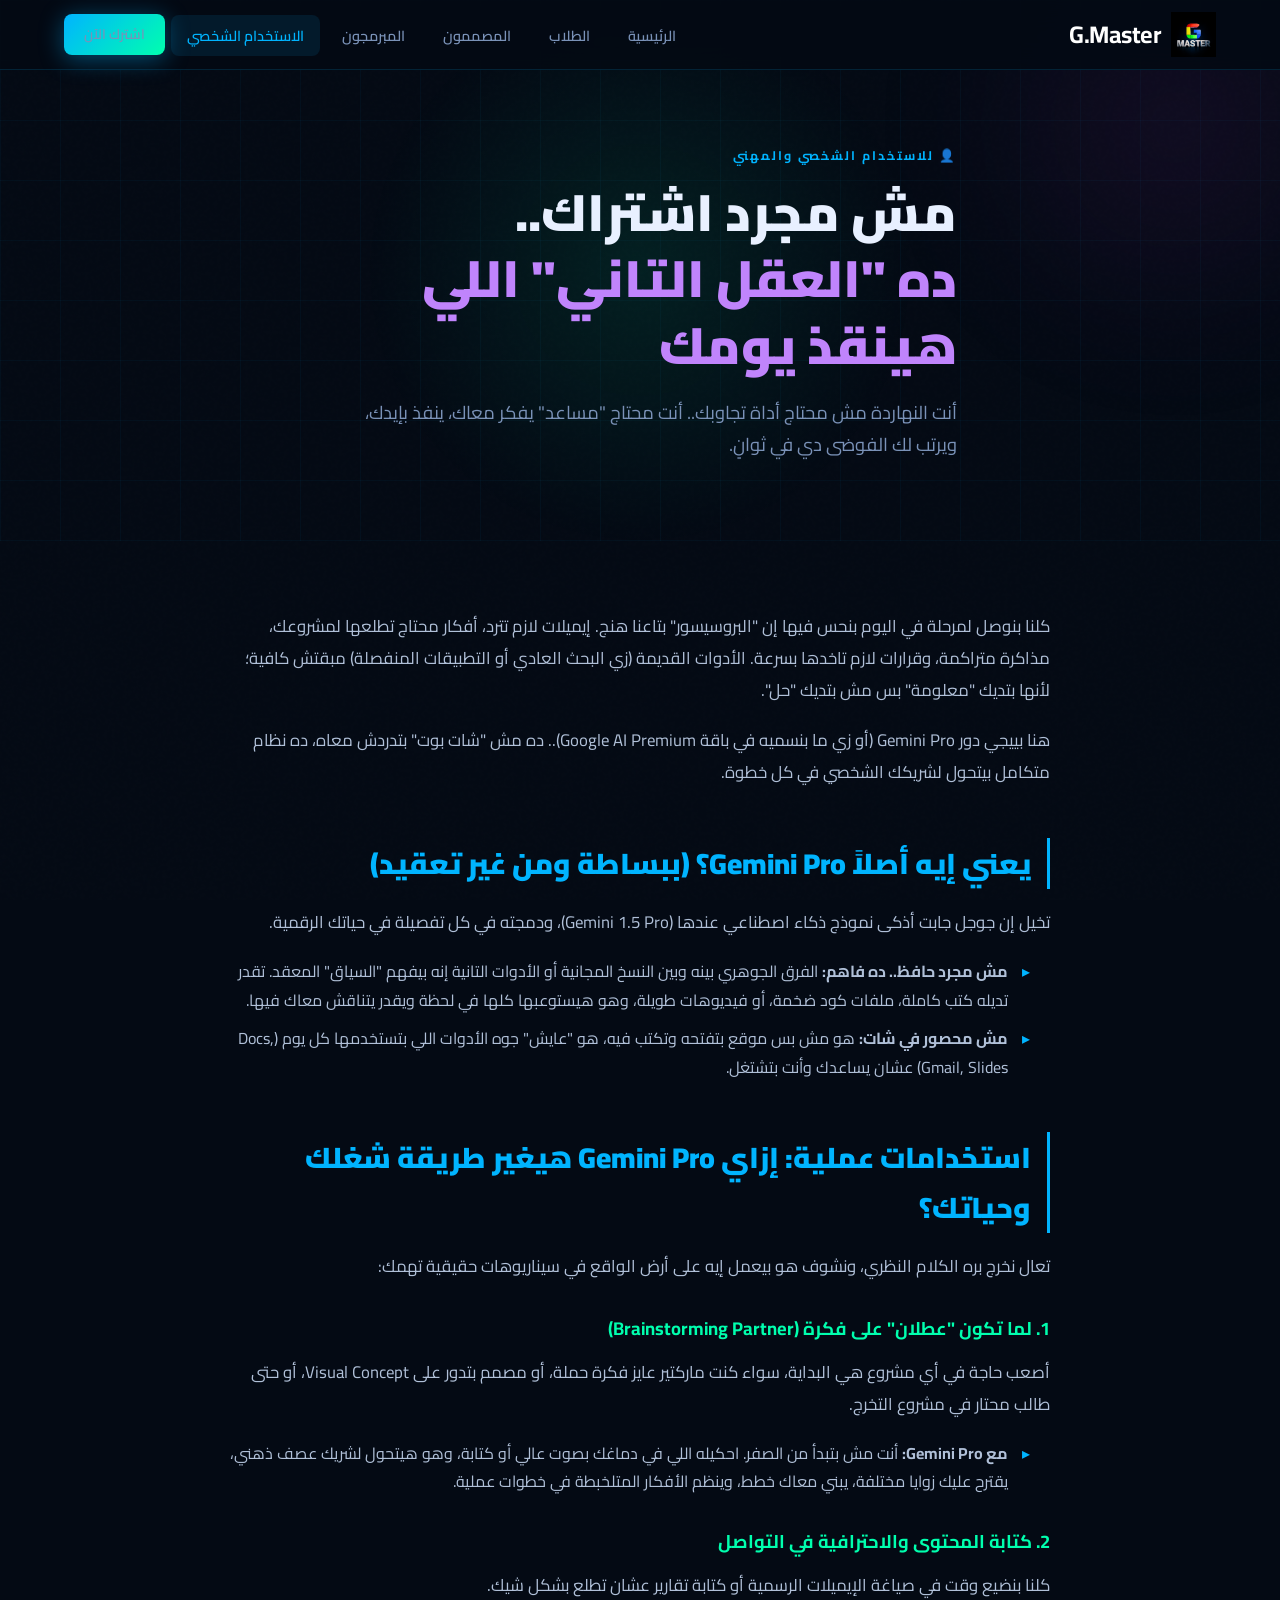
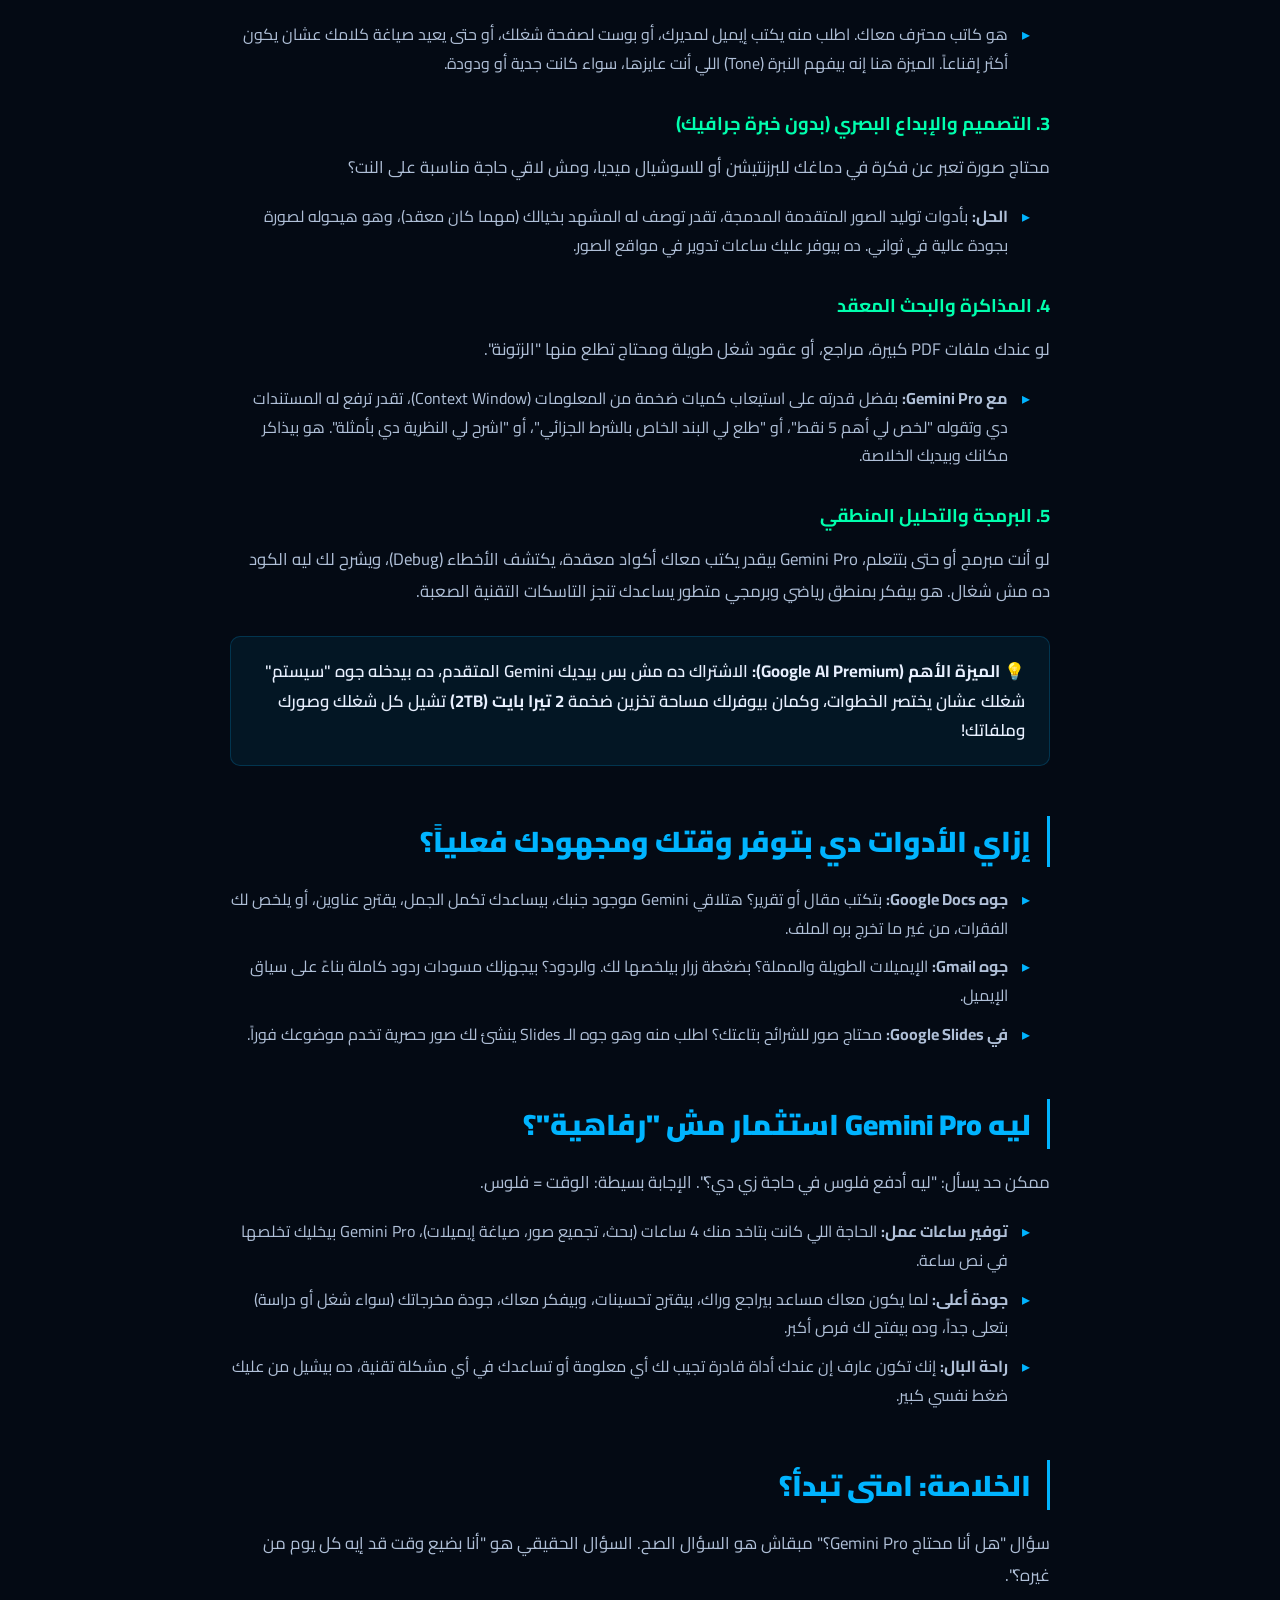
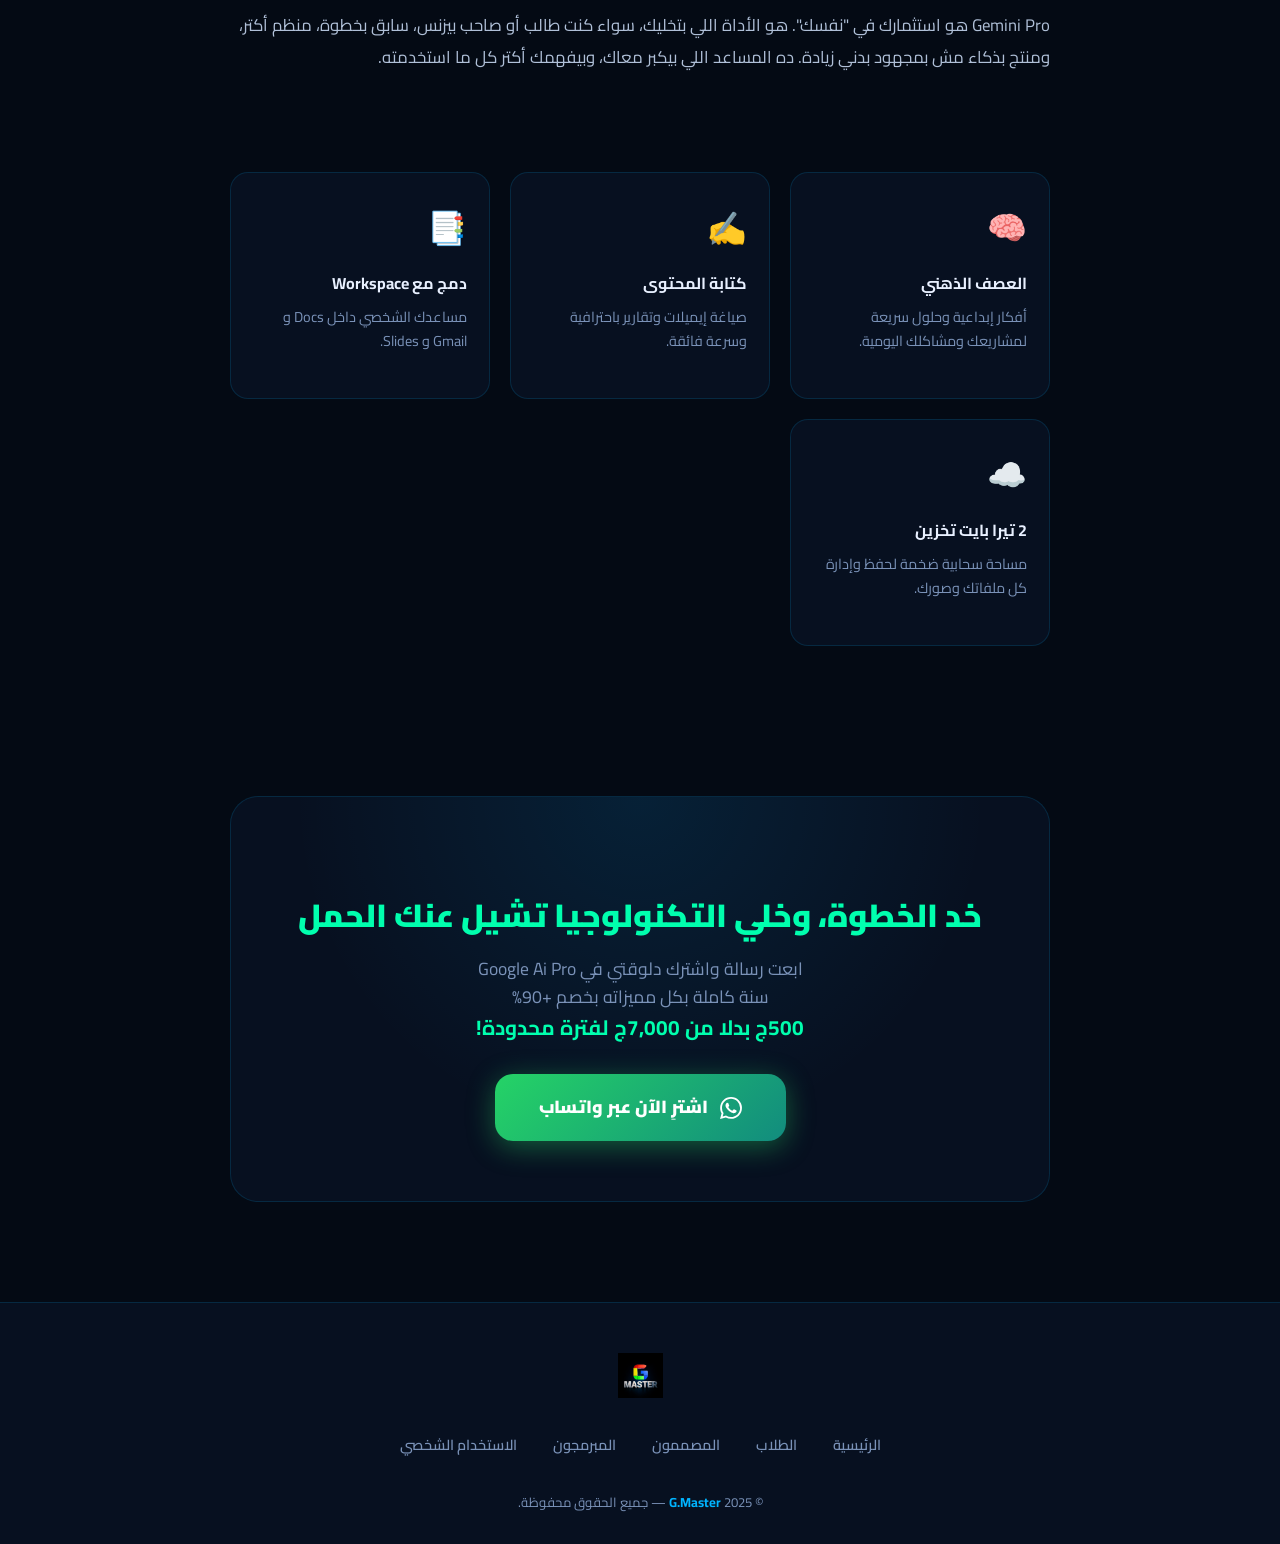
<file: personal.html>
<!DOCTYPE html>
<html lang="ar" dir="rtl">
<head>
  <meta charset="UTF-8" />
  <meta name="viewport" content="width=device-width, initial-scale=1.0" />
  <title>Gemini Pro للاستخدام الشخصي — G.Master</title>
  <meta name="description" content="كيف يغير Gemini Pro طريقة عملك وحياتك اليومية؟ اكتشف كيف يصبح الذكاء الاصطناعي مساعدك الشخصي." />
  <link rel="stylesheet" href="style.css" />
  <link rel="preconnect" href="https://fonts.googleapis.com" />
  <link rel="preconnect" href="https://fonts.gstatic.com" crossorigin />
  <link href="https://fonts.googleapis.com/css2?family=Cairo:wght@400;600;700;900&display=swap" rel="stylesheet" />
</head>
<body>

  <nav class="navbar">
    <a href="index.html" class="logo" style="display: flex; align-items: center; gap: 10px; text-decoration: none;">
      <img src="logo.png" alt="G.Master Logo" style="height: 45px; width: auto;" />
      <span style="direction: ltr; display: inline-block; color: #ffffff; font-weight: 700;">G.Master</span>
    </a>
    <ul class="nav-links">
      <li><a href="index.html">الرئيسية</a></li>
      <li><a href="students.html">الطلاب</a></li>
      <li><a href="designers.html">المصممون</a></li>
      <li><a href="programmers.html">المبرمجون</a></li>
      <li><a href="personal.html" class="active">الاستخدام الشخصي</a></li>
      <li>
        <a href="https://wa.me/201234567890?text=أريد_الاشتراك_في_G_Master"
           target="_blank" class="btn-primary" style="padding:9px 20px;font-size:0.85rem;">
          اشترك الآن
        </a>
      </li>
    </ul>
    <button class="hamburger" aria-label="القائمة">
      <span></span><span></span><span></span>
    </button>
  </nav>
  <div class="mobile-menu">
    <a href="index.html">🏠 الرئيسية</a>
    <a href="students.html">🎓 الطلاب</a>
    <a href="designers.html">🎨 المصممون</a>
    <a href="programmers.html">💻 المبرمجون</a>
    <a href="personal.html">👤 الاستخدام الشخصي</a>
    <a href="https://wa.me/201234567890?text=أريد_الاشتراك_في_G_Master" target="_blank">💬 اشترك عبر واتساب</a>
  </div>

  <section class="page-hero">
    <div class="grid-bg"></div>
    <div class="orb" style="width:450px;height:450px;top:-100px;right:-120px;opacity:0.35; background: radial-gradient(circle, rgba(156, 39, 176, 0.4) 0%, transparent 70%);"></div>
    <div class="page-hero-inner container">
      <span class="section-label">👤 للاستخدام الشخصي والمهني</span>
      <h1>
        مش مجرد اشتراك.. <br/>
        <span style="color:#c084fc;">ده "العقل التاني" اللي هينقذ يومك</span>
      </h1>
      <p>
        أنت النهاردة مش محتاج أداة تجاوبك.. أنت محتاج "مساعد" يفكر معاك، ينفذ بإيدك، ويرتب لك الفوضى دي في ثوانٍ.
      </p>
    </div>
  </section>

  <section class="article-section">
    <div class="article-content">

      <p>
        كلنا بنوصل لمرحلة في اليوم بنحس فيها إن "البروسيسور" بتاعنا هنج. إيميلات لازم تترد، أفكار محتاج تطلعها لمشروعك، مذاكرة متراكمة، وقرارات لازم تاخدها بسرعة. الأدوات القديمة (زي البحث العادي أو التطبيقات المنفصلة) مبقتش كافية؛ لأنها بتديك "معلومة" بس مش بتديك "حل".
      </p>
      
      <p>
        هنا بييجي دور Gemini Pro (أو زي ما بنسميه في باقة Google AI Premium).. ده مش "شات بوت" بتدردش معاه، ده نظام متكامل بيتحول لشريكك الشخصي في كل خطوة.
      </p>

      <h2>يعني إيه أصلاً Gemini Pro؟ (ببساطة ومن غير تعقيد)</h2>
      <p>
        تخيل إن جوجل جابت أذكى نموذج ذكاء اصطناعي عندها (Gemini 1.5 Pro)، ودمجته في كل تفصيلة في حياتك الرقمية.
      </p>
      <ul>
        <li><strong>مش مجرد حافظ.. ده فاهم:</strong> الفرق الجوهري بينه وبين النسخ المجانية أو الأدوات التانية إنه بيفهم "السياق" المعقد. تقدر تديله كتب كاملة، ملفات كود ضخمة، أو فيديوهات طويلة، وهو هيستوعبها كلها في لحظة ويقدر يتناقش معاك فيها.</li>
        <li><strong>مش محصور في شات:</strong> هو مش بس موقع بتفتحه وتكتب فيه، هو "عايش" جوه الأدوات اللي بتستخدمها كل يوم (Docs, Gmail, Slides) عشان يساعدك وأنت بتشتغل.</li>
      </ul>

      <h2>استخدامات عملية: إزاي Gemini Pro هيغير طريقة شغلك وحياتك؟</h2>
      <p>تعال نخرج بره الكلام النظري، ونشوف هو بيعمل إيه على أرض الواقع في سيناريوهات حقيقية تهمك:</p>

      <h3>1. لما تكون "عطلان" على فكرة (Brainstorming Partner)</h3>
      <p>
        أصعب حاجة في أي مشروع هي البداية، سواء كنت ماركتير عايز فكرة حملة، أو مصمم بتدور على Visual Concept، أو حتى طالب محتار في مشروع التخرج.
      </p>
      <ul>
        <li><strong>مع Gemini Pro:</strong> أنت مش بتبدأ من الصفر. احكيله اللي في دماغك بصوت عالي أو كتابة، وهو هيتحول لشريك عصف ذهني، يقترح عليك زوايا مختلفة، يبني معاك خطط، وينظم الأفكار المتلخبطة في خطوات عملية.</li>
      </ul>

      <h3>2. كتابة المحتوى والاحترافية في التواصل</h3>
      <p>
        كلنا بنضيع وقت في صياغة الإيميلات الرسمية أو كتابة تقارير عشان تطلع بشكل شيك.
      </p>
      <ul>
        <li>هو كاتب محترف معاك. اطلب منه يكتب إيميل لمديرك، أو بوست لصفحة شغلك، أو حتى يعيد صياغة كلامك عشان يكون أكثر إقناعاً. الميزة هنا إنه بيفهم النبرة (Tone) اللي أنت عايزها، سواء كانت جدية أو ودودة.</li>
      </ul>

      <h3>3. التصميم والإبداع البصري (بدون خبرة جرافيك)</h3>
      <p>
        محتاج صورة تعبر عن فكرة في دماغك للبرزنتيشن أو للسوشيال ميديا، ومش لاقي حاجة مناسبة على النت؟
      </p>
      <ul>
        <li><strong>الحل:</strong> بأدوات توليد الصور المتقدمة المدمجة، تقدر توصف له المشهد بخيالك (مهما كان معقد)، وهو هيحوله لصورة بجودة عالية في ثواني. ده بيوفر عليك ساعات تدوير في مواقع الصور.</li>
      </ul>

      <h3>4. المذاكرة والبحث المعقد</h3>
      <p>
        لو عندك ملفات PDF كبيرة، مراجع، أو عقود شغل طويلة ومحتاج تطلع منها "الزتونة".
      </p>
      <ul>
        <li><strong>مع Gemini Pro:</strong> بفضل قدرته على استيعاب كميات ضخمة من المعلومات (Context Window)، تقدر ترفع له المستندات دي وتقوله "لخص لي أهم 5 نقط"، أو "طلع لي البند الخاص بالشرط الجزائي"، أو "اشرح لي النظرية دي بأمثلة". هو بيذاكر مكانك وبيديك الخلاصة.</li>
      </ul>

      <h3>5. البرمجة والتحليل المنطقي</h3>
      <p>
        لو أنت مبرمج أو حتى بتتعلم، Gemini Pro بيقدر يكتب معاك أكواد معقدة، يكتشف الأخطاء (Debug)، ويشرح لك ليه الكود ده مش شغال. هو بيفكر بمنطق رياضي وبرمجي متطور يساعدك تنجز التاسكات التقنية الصعبة.
      </p>

      <div class="article-highlight">
        💡 <strong>الميزة الأهم (Google AI Premium):</strong> الاشتراك ده مش بس بيديك Gemini المتقدم، ده بيدخله جوه "سيستم" شغلك عشان يختصر الخطوات، وكمان بيوفرلك مساحة تخزين ضخمة <strong>2 تيرا بايت (2TB)</strong> تشيل كل شغلك وصورك وملفاتك!
      </div>

      <h2>إزاي الأدوات دي بتوفر وقتك ومجهودك فعلياً؟</h2>
      <ul>
        <li><strong>جوه Google Docs:</strong> بتكتب مقال أو تقرير؟ هتلاقي Gemini موجود جنبك، بيساعدك تكمل الجمل، يقترح عناوين، أو يلخص لك الفقرات، من غير ما تخرج بره الملف.</li>
        <li><strong>جوه Gmail:</strong> الإيميلات الطويلة والمملة؟ بضغطة زرار بيلخصها لك. والردود؟ بيجهزلك مسودات ردود كاملة بناءً على سياق الإيميل.</li>
        <li><strong>في Google Slides:</strong> محتاج صور للشرائح بتاعتك؟ اطلب منه وهو جوه الـ Slides ينشئ لك صور حصرية تخدم موضوعك فوراً.</li>
      </ul>

      <h2>ليه Gemini Pro استثمار مش "رفاهية"؟</h2>
      <p>ممكن حد يسأل: "ليه أدفع فلوس في حاجة زي دي؟". الإجابة بسيطة: الوقت = فلوس.</p>
      <ul>
        <li><strong>توفير ساعات عمل:</strong> الحاجة اللي كانت بتاخد منك 4 ساعات (بحث، تجميع صور، صياغة إيميلات)، Gemini Pro بيخليك تخلصها في نص ساعة.</li>
        <li><strong>جودة أعلى:</strong> لما يكون معاك مساعد بيراجع وراك، بيقترح تحسينات، وبيفكر معاك، جودة مخرجاتك (سواء شغل أو دراسة) بتعلى جداً، وده بيفتح لك فرص أكبر.</li>
        <li><strong>راحة البال:</strong> إنك تكون عارف إن عندك أداة قادرة تجيب لك أي معلومة أو تساعدك في أي مشكلة تقنية، ده بيشيل من عليك ضغط نفسي كبير.</li>
      </ul>

      <h2>الخلاصة: امتى تبدأ؟</h2>
      <p>
        سؤال "هل أنا محتاج Gemini Pro؟" مبقاش هو السؤال الصح. السؤال الحقيقي هو "أنا بضيع وقت قد إيه كل يوم من غيره؟".
      </p>
      <p>
        Gemini Pro هو استثمارك في "نفسك". هو الأداة اللي بتخليك، سواء كنت طالب أو صاحب بيزنس، سابق بخطوة، منظم أكتر، ومنتج بذكاء مش بمجهود بدني زيادة. ده المساعد اللي بيكبر معاك، وبيفهمك أكتر كل ما استخدمته.
      </p>

      <div style="padding: 40px 0;">
        <div class="use-cases-grid">
          <div class="use-case-card reveal">
            <div class="use-case-icon">🧠</div>
            <h4>العصف الذهني</h4>
            <p>أفكار إبداعية وحلول سريعة لمشاريعك ومشاكلك اليومية.</p>
          </div>
          <div class="use-case-card reveal reveal-delay-1">
            <div class="use-case-icon">✍️</div>
            <h4>كتابة المحتوى</h4>
            <p>صياغة إيميلات وتقارير باحترافية وسرعة فائقة.</p>
          </div>
          <div class="use-case-card reveal reveal-delay-2">
            <div class="use-case-icon">📑</div>
            <h4>دمج مع Workspace</h4>
            <p>مساعدك الشخصي داخل Docs و Gmail و Slides.</p>
          </div>
          <div class="use-case-card reveal reveal-delay-3">
            <div class="use-case-icon">☁️</div>
            <h4>2 تيرا بايت تخزين</h4>
            <p>مساحة سحابية ضخمة لحفظ وإدارة كل ملفاتك وصورك.</p>
          </div>
        </div>
      </div>

      <div class="article-cta">
        <h3>خد الخطوة، وخلي التكنولوجيا تشيل عنك الحمل</h3>
        <p style="font-size: 1.1rem; line-height: 1.6;">
          ابعت رسالة واشترك دلوقتي في Google Ai Pro <br>
          سنة كاملة بكل مميزاته بخصم +90% <br>
          <strong style="color: var(--accent-green); font-size: 1.3rem;">500ج بدلا من 7,000ج لفترة محدودة!</strong>
        </p>
        <a href="https://wa.me/201234567890?text=أريد_الاشتراك_في_G_Master_للاستخدام_الشخصي"
           target="_blank" class="btn-whatsapp">
          <svg width="22" height="22" viewBox="0 0 24 24" fill="currentColor"><path d="M17.472 14.382c-.297-.149-1.758-.867-2.03-.967-.273-.099-.471-.148-.67.15-.197.297-.767.966-.94 1.164-.173.199-.347.223-.644.075-.297-.15-1.255-.463-2.39-1.475-.883-.788-1.48-1.761-1.653-2.059-.173-.297-.018-.458.13-.606.134-.133.298-.347.446-.52.149-.174.198-.298.298-.497.099-.198.05-.371-.025-.52-.075-.149-.669-1.612-.916-2.207-.242-.579-.487-.5-.669-.51-.173-.008-.371-.01-.57-.01-.198 0-.52.074-.792.372-.272.297-1.04 1.016-1.04 2.479 0 1.462 1.065 2.875 1.213 3.074.149.198 2.096 3.2 5.077 4.487.709.306 1.262.489 1.694.625.712.227 1.36.195 1.871.118.571-.085 1.758-.719 2.006-1.413.248-.694.248-1.289.173-1.413-.074-.124-.272-.198-.57-.347m-5.421 7.403h-.004a9.87 9.87 0 01-5.031-1.378l-.361-.214-3.741.982.998-3.648-.235-.374a9.86 9.86 0 01-1.51-5.26c.001-5.45 4.436-9.884 9.888-9.884 2.64 0 5.122 1.03 6.988 2.898a9.825 9.825 0 012.893 6.994c-.003 5.45-4.437 9.884-9.885 9.884m8.413-18.297A11.815 11.815 0 0012.05 0C5.495 0 .16 5.335.157 11.892c0 2.096.547 4.142 1.588 5.945L.057 24l6.305-1.654a11.882 11.882 0 005.683 1.448h.005c6.554 0 11.89-5.335 11.893-11.893a11.821 11.821 0 00-3.48-8.413z"/></svg>
          اشترِ الآن عبر واتساب
        </a>
      </div>

    </div>
  </section>

  <footer>
    <div class="footer-inner">
      <a href="index.html" class="logo" style="display: inline-block;">
        <img src="logo.png" alt="G.Master Logo" style="height: 45px; width: auto;" />
      </a>
      <nav class="footer-links">
        <a href="index.html">الرئيسية</a>
        <a href="students.html">الطلاب</a>
        <a href="designers.html">المصممون</a>
        <a href="programmers.html">المبرمجون</a>
        <a href="personal.html">الاستخدام الشخصي</a>
      </nav>
      <p class="footer-copy">© 2025 <span>G.Master</span> — جميع الحقوق محفوظة.</p>
    </div>
  </footer>

  <script src="script.js"></script>
</body>
</html>
</file>
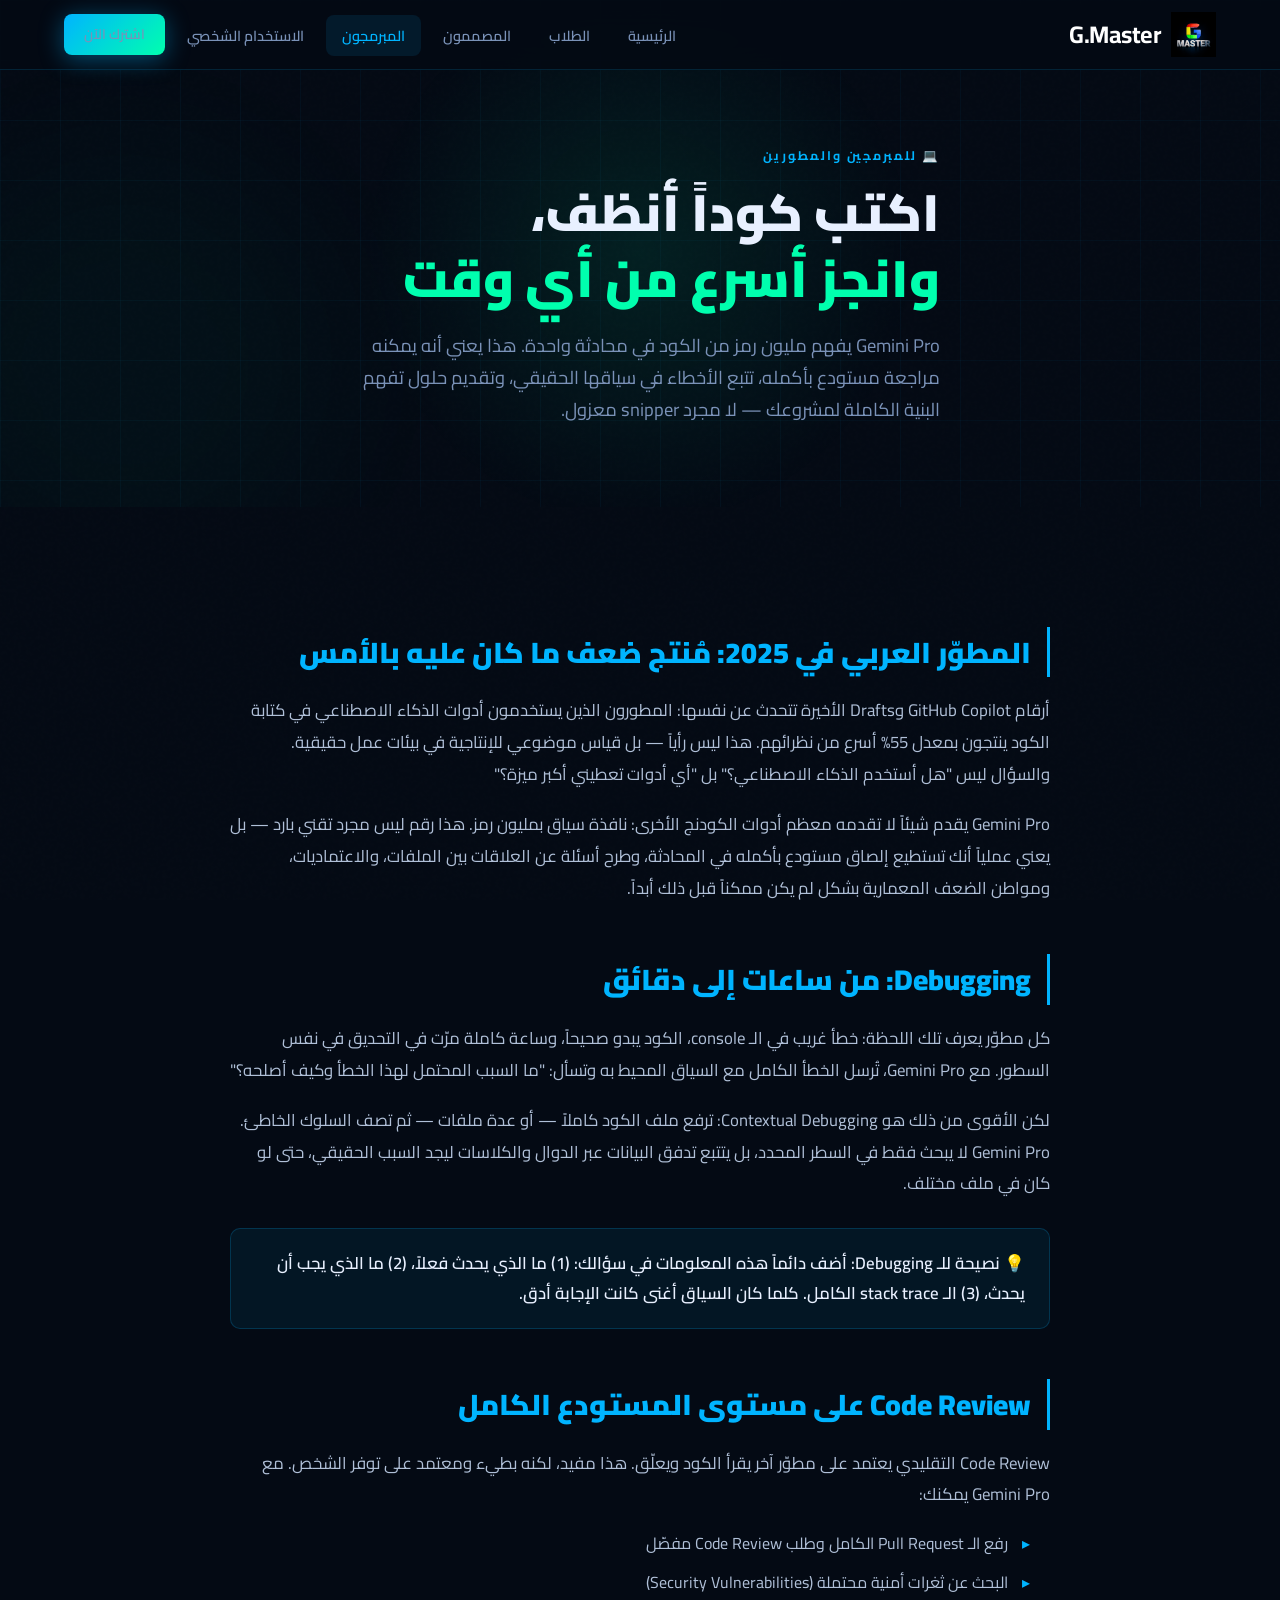
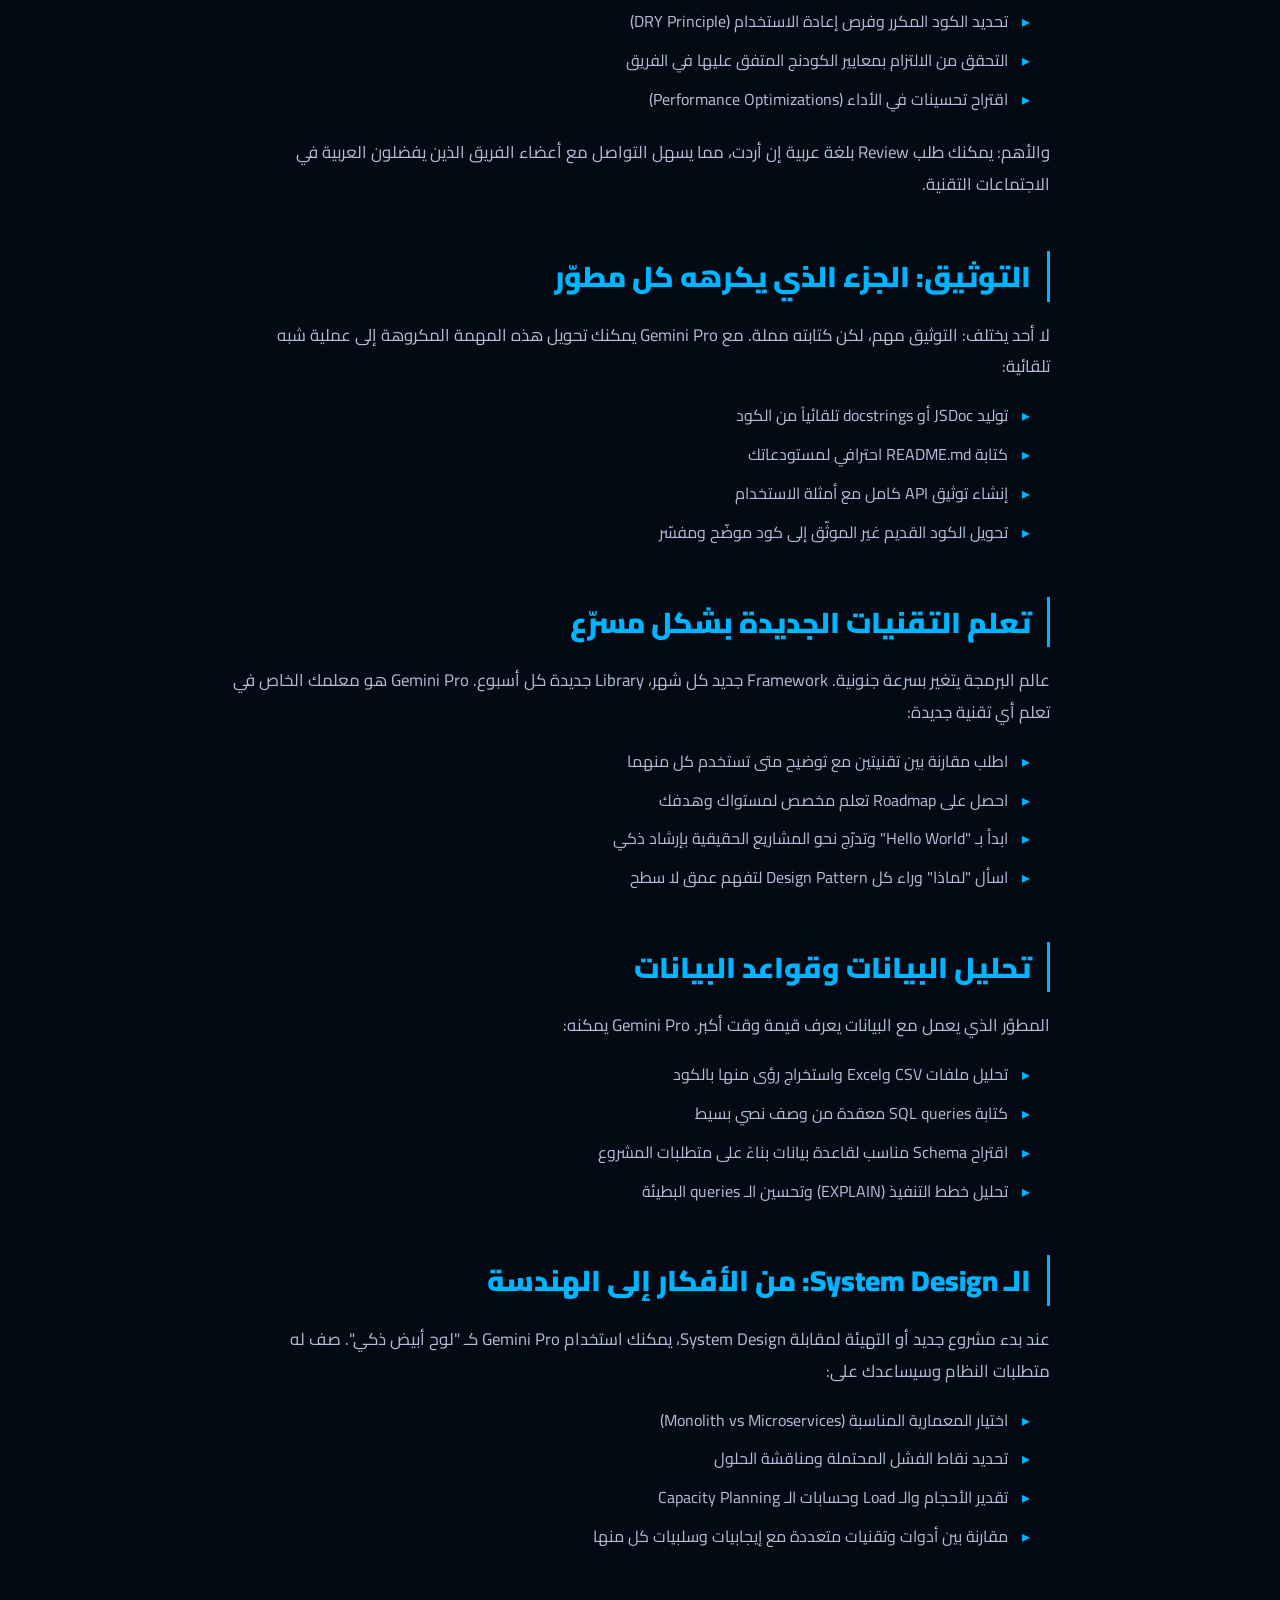
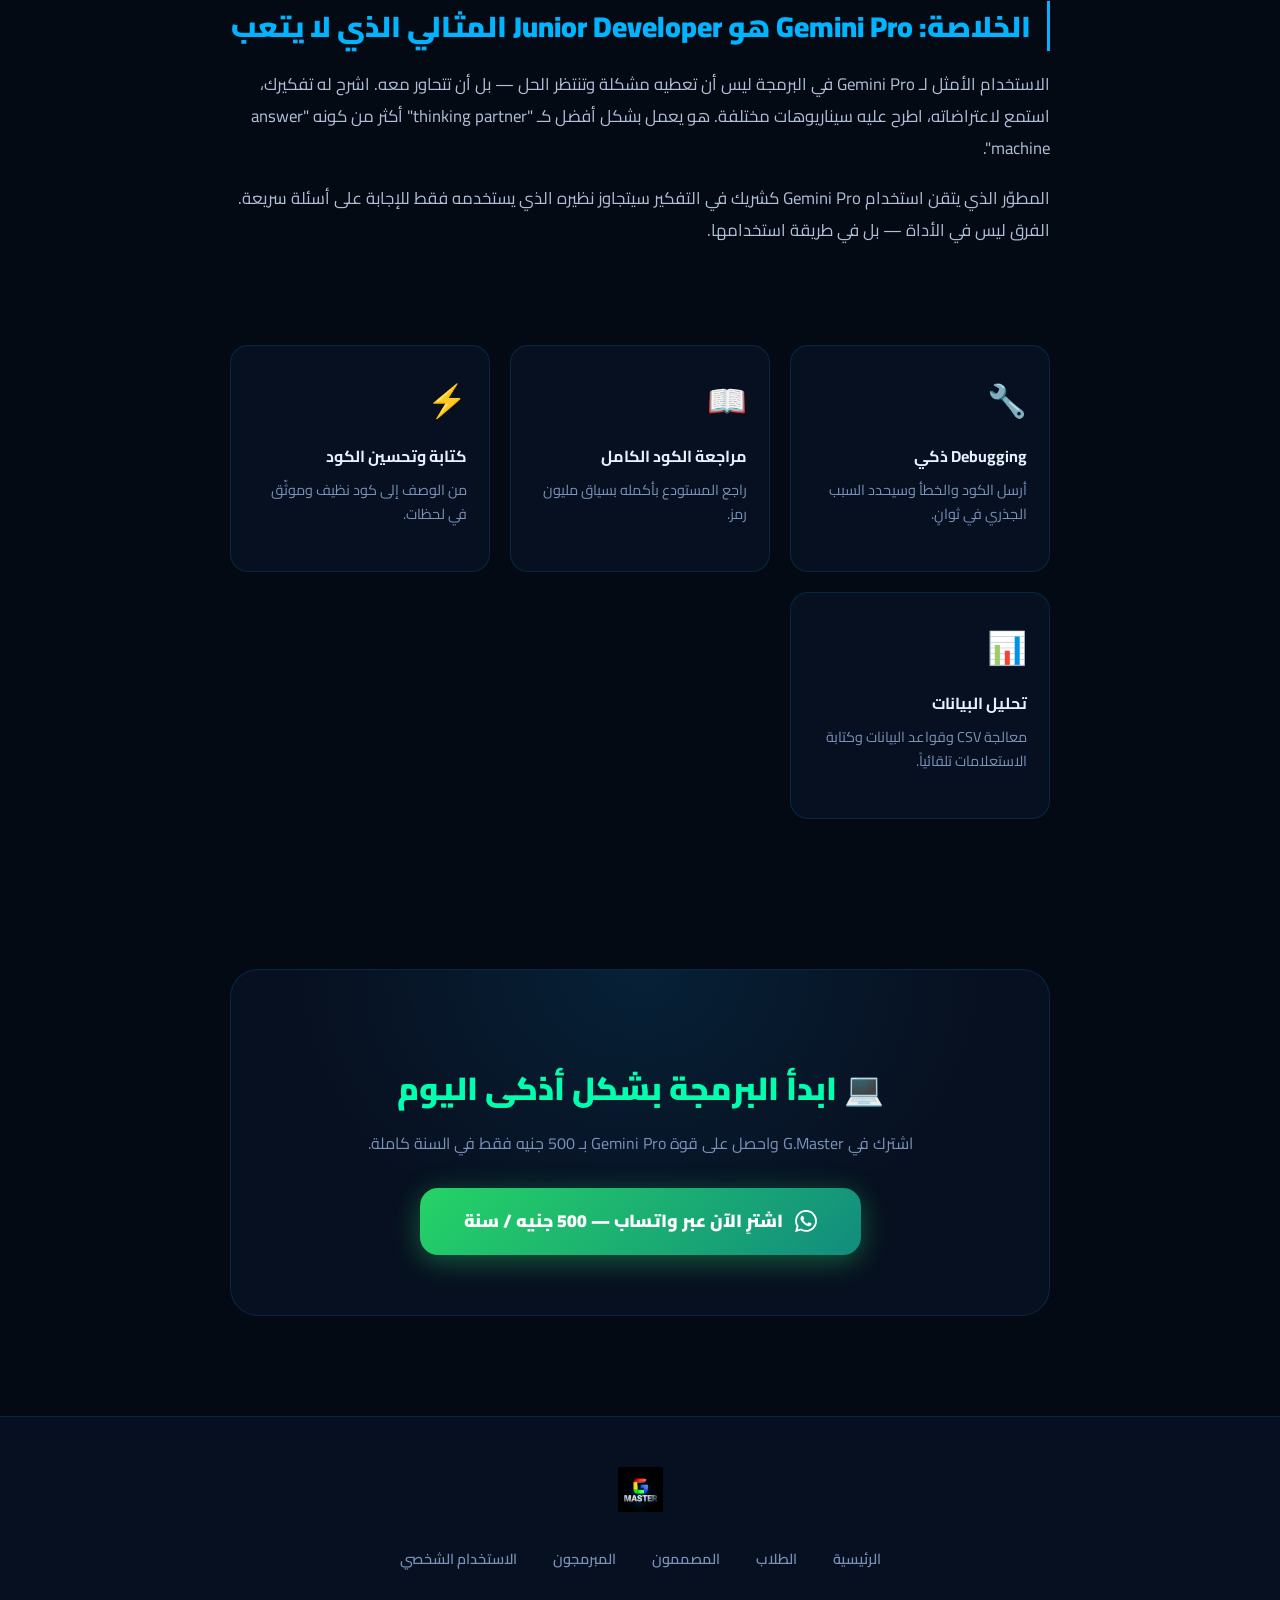
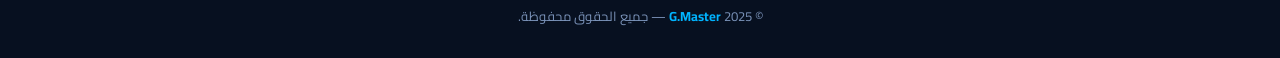
<file: programmers.html>
<!DOCTYPE html>
<html lang="ar" dir="rtl">
<head>
  <meta charset="UTF-8" />
  <meta name="viewport" content="width=device-width, initial-scale=1.0" />
  <title>Gemini Pro للمبرمجين والمطورين — G.Master</title>
  <meta name="description" content="كيف يساعد Gemini Pro المبرمجين في كتابة الكود، اصلاح الأخطاء، ومراجعة المشاريع الضخمة؟" />
  <link rel="stylesheet" href="style.css" />
  <link rel="preconnect" href="https://fonts.googleapis.com" />
  <link rel="preconnect" href="https://fonts.gstatic.com" crossorigin />
  <link href="https://fonts.googleapis.com/css2?family=Cairo:wght@400;600;700;900&display=swap" rel="stylesheet" />
</head>
<body>

  <nav class="navbar">
    <a href="index.html" class="logo" style="display: flex; align-items: center; gap: 10px; text-decoration: none;">
      <img src="logo.png" alt="G.Master Logo" style="height: 45px; width: auto;" />
      <span style="direction: ltr; display: inline-block; color: #ffffff; font-weight: 700;">G.Master</span>
    </a>
    <ul class="nav-links">
      <li><a href="index.html">الرئيسية</a></li>
      <li><a href="students.html">الطلاب</a></li>
      <li><a href="designers.html">المصممون</a></li>
      <li><a href="programmers.html" class="active">المبرمجون</a></li>
      <li><a href="personal.html">الاستخدام الشخصي</a></li>
      <li>
        <a href="https://wa.me/201234567890?text=أريد_الاشتراك_في_G_Master"
           target="_blank" class="btn-primary" style="padding:9px 20px;font-size:0.85rem;">
          اشترك الآن
        </a>
      </li>
    </ul>
    <button class="hamburger" aria-label="القائمة">
      <span></span><span></span><span></span>
    </button>
  </nav>
  <div class="mobile-menu">
    <a href="index.html">🏠 الرئيسية</a>
    <a href="students.html">🎓 الطلاب</a>
    <a href="designers.html">🎨 المصممون</a>
    <a href="programmers.html">💻 المبرمجون</a>
    <a href="personal.html">👤 الاستخدام الشخصي</a>
    <a href="https://wa.me/201234567890?text=أريد_الاشتراك_في_G_Master" target="_blank">💬 اشترك عبر واتساب</a>
  </div>

  <section class="page-hero">
    <div class="grid-bg"></div>
    <div class="orb orb-green" style="width:450px;height:450px;bottom:-80px;left:-100px;opacity:0.3;"></div>
    <div class="page-hero-inner container">
      <span class="section-label">💻 للمبرمجين والمطورين</span>
      <h1>
        اكتب كوداً أنظف،<br/>
        <span style="color:var(--accent-green);">وانجز أسرع من أي وقت</span>
      </h1>
      <p>
        Gemini Pro يفهم مليون رمز من الكود في محادثة واحدة. هذا يعني أنه يمكنه مراجعة
        مستودع بأكمله، تتبع الأخطاء في سياقها الحقيقي، وتقديم حلول تفهم البنية الكاملة
        لمشروعك — لا مجرد snipper معزول.
      </p>
    </div>
  </section>

  <section class="article-section">
    <div class="article-content">

      <h2>المطوّر العربي في 2025: مُنتج ضعف ما كان عليه بالأمس</h2>

      <p>
        أرقام GitHub Copilot وDrafts الأخيرة تتحدث عن نفسها: المطورون الذين يستخدمون
        أدوات الذكاء الاصطناعي في كتابة الكود ينتجون بمعدل 55% أسرع من نظرائهم. هذا ليس
        رأياً — بل قياس موضوعي للإنتاجية في بيئات عمل حقيقية. والسؤال ليس "هل أستخدم
        الذكاء الاصطناعي؟" بل "أي أدوات تعطيني أكبر ميزة؟"
      </p>

      <p>
        Gemini Pro يقدم شيئاً لا تقدمه معظم أدوات الكودنج الأخرى: نافذة سياق بمليون رمز.
        هذا رقم ليس مجرد تقني بارد — بل يعني عملياً أنك تستطيع إلصاق مستودع بأكمله
        في المحادثة، وطرح أسئلة عن العلاقات بين الملفات، والاعتماديات، ومواطن الضعف
        المعمارية بشكل لم يكن ممكناً قبل ذلك أبداً.
      </p>

      <h2>Debugging: من ساعات إلى دقائق</h2>

      <p>
        كل مطوّر يعرف تلك اللحظة: خطأ غريب في الـ console، الكود يبدو صحيحاً، وساعة كاملة
        مرّت في التحديق في نفس السطور. مع Gemini Pro، تُرسل الخطأ الكامل مع السياق المحيط
        به وتسأل: "ما السبب المحتمل لهذا الخطأ وكيف أصلحه؟"
      </p>

      <p>
        لكن الأقوى من ذلك هو Contextual Debugging: ترفع ملف الكود كاملاً — أو عدة ملفات —
        ثم تصف السلوك الخاطئ. Gemini Pro لا يبحث فقط في السطر المحدد، بل يتتبع تدفق
        البيانات عبر الدوال والكلاسات ليجد السبب الحقيقي، حتى لو كان في ملف مختلف.
      </p>

      <div class="article-highlight">
        💡 نصيحة للـ Debugging: أضف دائماً هذه المعلومات في سؤالك: (1) ما الذي يحدث فعلاً،
        (2) ما الذي يجب أن يحدث، (3) الـ stack trace الكامل. كلما كان السياق أغنى كانت
        الإجابة أدق.
      </div>

      <h2>Code Review على مستوى المستودع الكامل</h2>

      <p>
        Code Review التقليدي يعتمد على مطوّر آخر يقرأ الكود ويعلّق. هذا مفيد، لكنه بطيء
        ومعتمد على توفر الشخص. مع Gemini Pro يمكنك:
      </p>

      <ul>
        <li>رفع الـ Pull Request الكامل وطلب Code Review مفصّل</li>
        <li>البحث عن ثغرات أمنية محتملة (Security Vulnerabilities)</li>
        <li>تحديد الكود المكرر وفرص إعادة الاستخدام (DRY Principle)</li>
        <li>التحقق من الالتزام بمعايير الكودنج المتفق عليها في الفريق</li>
        <li>اقتراح تحسينات في الأداء (Performance Optimizations)</li>
      </ul>

      <p>
        والأهم: يمكنك طلب Review بلغة عربية إن أردت، مما يسهل التواصل مع أعضاء الفريق
        الذين يفضلون العربية في الاجتماعات التقنية.
      </p>

      <h2>التوثيق: الجزء الذي يكرهه كل مطوّر</h2>

      <p>
        لا أحد يختلف: التوثيق مهم، لكن كتابته مملة. مع Gemini Pro يمكنك تحويل هذه
        المهمة المكروهة إلى عملية شبه تلقائية:
      </p>

      <ul>
        <li>توليد JSDoc أو docstrings تلقائياً من الكود</li>
        <li>كتابة README.md احترافي لمستودعاتك</li>
        <li>إنشاء توثيق API كامل مع أمثلة الاستخدام</li>
        <li>تحويل الكود القديم غير الموثّق إلى كود موضّح ومفسّر</li>
      </ul>

      <h2>تعلم التقنيات الجديدة بشكل مسرّع</h2>

      <p>
        عالم البرمجة يتغير بسرعة جنونية. Framework جديد كل شهر، Library جديدة كل أسبوع.
        Gemini Pro هو معلمك الخاص في تعلم أي تقنية جديدة:
      </p>

      <ul>
        <li>اطلب مقارنة بين تقنيتين مع توضيح متى تستخدم كل منهما</li>
        <li>احصل على Roadmap تعلم مخصص لمستواك وهدفك</li>
        <li>ابدأ بـ "Hello World" وتدرّج نحو المشاريع الحقيقية بإرشاد ذكي</li>
        <li>اسأل "لماذا" وراء كل Design Pattern لتفهم عمق لا سطح</li>
      </ul>

      <h2>تحليل البيانات وقواعد البيانات</h2>

      <p>
        المطوّر الذي يعمل مع البيانات يعرف قيمة وقت أكبر. Gemini Pro يمكنه:
      </p>

      <ul>
        <li>تحليل ملفات CSV وExcel واستخراج رؤى منها بالكود</li>
        <li>كتابة SQL queries معقدة من وصف نصي بسيط</li>
        <li>اقتراح Schema مناسب لقاعدة بيانات بناءً على متطلبات المشروع</li>
        <li>تحليل خطط التنفيذ (EXPLAIN) وتحسين الـ queries البطيئة</li>
      </ul>

      <h2>الـ System Design: من الأفكار إلى الهندسة</h2>

      <p>
        عند بدء مشروع جديد أو التهيئة لمقابلة System Design، يمكنك استخدام Gemini Pro كـ
        "لوح أبيض ذكي". صف له متطلبات النظام وسيساعدك على:
      </p>

      <ul>
        <li>اختيار المعمارية المناسبة (Monolith vs Microservices)</li>
        <li>تحديد نقاط الفشل المحتملة ومناقشة الحلول</li>
        <li>تقدير الأحجام والـ Load وحسابات الـ Capacity Planning</li>
        <li>مقارنة بين أدوات وتقنيات متعددة مع إيجابيات وسلبيات كل منها</li>
      </ul>

      <h2>الخلاصة: Gemini Pro هو Junior Developer المثالي الذي لا يتعب</h2>

      <p>
        الاستخدام الأمثل لـ Gemini Pro في البرمجة ليس أن تعطيه مشكلة وتنتظر الحل —
        بل أن تتحاور معه. اشرح له تفكيرك، استمع لاعتراضاته، اطرح عليه سيناريوهات
        مختلفة. هو يعمل بشكل أفضل كـ "thinking partner" أكثر من كونه "answer machine".
      </p>

      <p>
        المطوّر الذي يتقن استخدام Gemini Pro كشريك في التفكير سيتجاوز نظيره الذي
        يستخدمه فقط للإجابة على أسئلة سريعة. الفرق ليس في الأداة — بل في طريقة استخدامها.
      </p>

      <div style="padding: 40px 0;">
        <div class="use-cases-grid">
          <div class="use-case-card reveal">
            <div class="use-case-icon">🔧</div>
            <h4>Debugging ذكي</h4>
            <p>أرسل الكود والخطأ وسيحدد السبب الجذري في ثوانٍ.</p>
          </div>
          <div class="use-case-card reveal reveal-delay-1">
            <div class="use-case-icon">📖</div>
            <h4>مراجعة الكود الكامل</h4>
            <p>راجع المستودع بأكمله بسياق مليون رمز.</p>
          </div>
          <div class="use-case-card reveal reveal-delay-2">
            <div class="use-case-icon">⚡</div>
            <h4>كتابة وتحسين الكود</h4>
            <p>من الوصف إلى كود نظيف وموثّق في لحظات.</p>
          </div>
          <div class="use-case-card reveal reveal-delay-3">
            <div class="use-case-icon">📊</div>
            <h4>تحليل البيانات</h4>
            <p>معالجة CSV وقواعد البيانات وكتابة الاستعلامات تلقائياً.</p>
          </div>
        </div>
      </div>

      <div class="article-cta">
        <h3>💻 ابدأ البرمجة بشكل أذكى اليوم</h3>
        <p>اشترك في G.Master واحصل على قوة Gemini Pro بـ 500 جنيه فقط في السنة كاملة.</p>
        <a href="https://wa.me/201234567890?text=أريد_الاشتراك_في_G_Master_للمبرمجين"
           target="_blank" class="btn-whatsapp">
          <svg width="22" height="22" viewBox="0 0 24 24" fill="currentColor"><path d="M17.472 14.382c-.297-.149-1.758-.867-2.03-.967-.273-.099-.471-.148-.67.15-.197.297-.767.966-.94 1.164-.173.199-.347.223-.644.075-.297-.15-1.255-.463-2.39-1.475-.883-.788-1.48-1.761-1.653-2.059-.173-.297-.018-.458.13-.606.134-.133.298-.347.446-.52.149-.174.198-.298.298-.497.099-.198.05-.371-.025-.52-.075-.149-.669-1.612-.916-2.207-.242-.579-.487-.5-.669-.51-.173-.008-.371-.01-.57-.01-.198 0-.52.074-.792.372-.272.297-1.04 1.016-1.04 2.479 0 1.462 1.065 2.875 1.213 3.074.149.198 2.096 3.2 5.077 4.487.709.306 1.262.489 1.694.625.712.227 1.36.195 1.871.118.571-.085 1.758-.719 2.006-1.413.248-.694.248-1.289.173-1.413-.074-.124-.272-.198-.57-.347m-5.421 7.403h-.004a9.87 9.87 0 01-5.031-1.378l-.361-.214-3.741.982.998-3.648-.235-.374a9.86 9.86 0 01-1.51-5.26c.001-5.45 4.436-9.884 9.888-9.884 2.64 0 5.122 1.03 6.988 2.898a9.825 9.825 0 012.893 6.994c-.003 5.45-4.437 9.884-9.885 9.884m8.413-18.297A11.815 11.815 0 0012.05 0C5.495 0 .16 5.335.157 11.892c0 2.096.547 4.142 1.588 5.945L.057 24l6.305-1.654a11.882 11.882 0 005.683 1.448h.005c6.554 0 11.89-5.335 11.893-11.893a11.821 11.821 0 00-3.48-8.413z"/></svg>
          اشترِ الآن عبر واتساب — 500 جنيه / سنة
        </a>
      </div>

    </div>
  </section>

  <footer>
    <div class="footer-inner">
      <a href="index.html" class="logo" style="display: inline-block;">
        <img src="logo.png" alt="G.Master Logo" style="height: 45px; width: auto;" />
      </a>
      <nav class="footer-links">
        <a href="index.html">الرئيسية</a>
        <a href="students.html">الطلاب</a>
        <a href="designers.html">المصممون</a>
        <a href="programmers.html">المبرمجون</a>
        <a href="personal.html">الاستخدام الشخصي</a>
      </nav>
      <p class="footer-copy">© 2025 <span>G.Master</span> — جميع الحقوق محفوظة.</p>
    </div>
  </footer>

  <script src="script.js"></script>
</body>
</html>
</file>
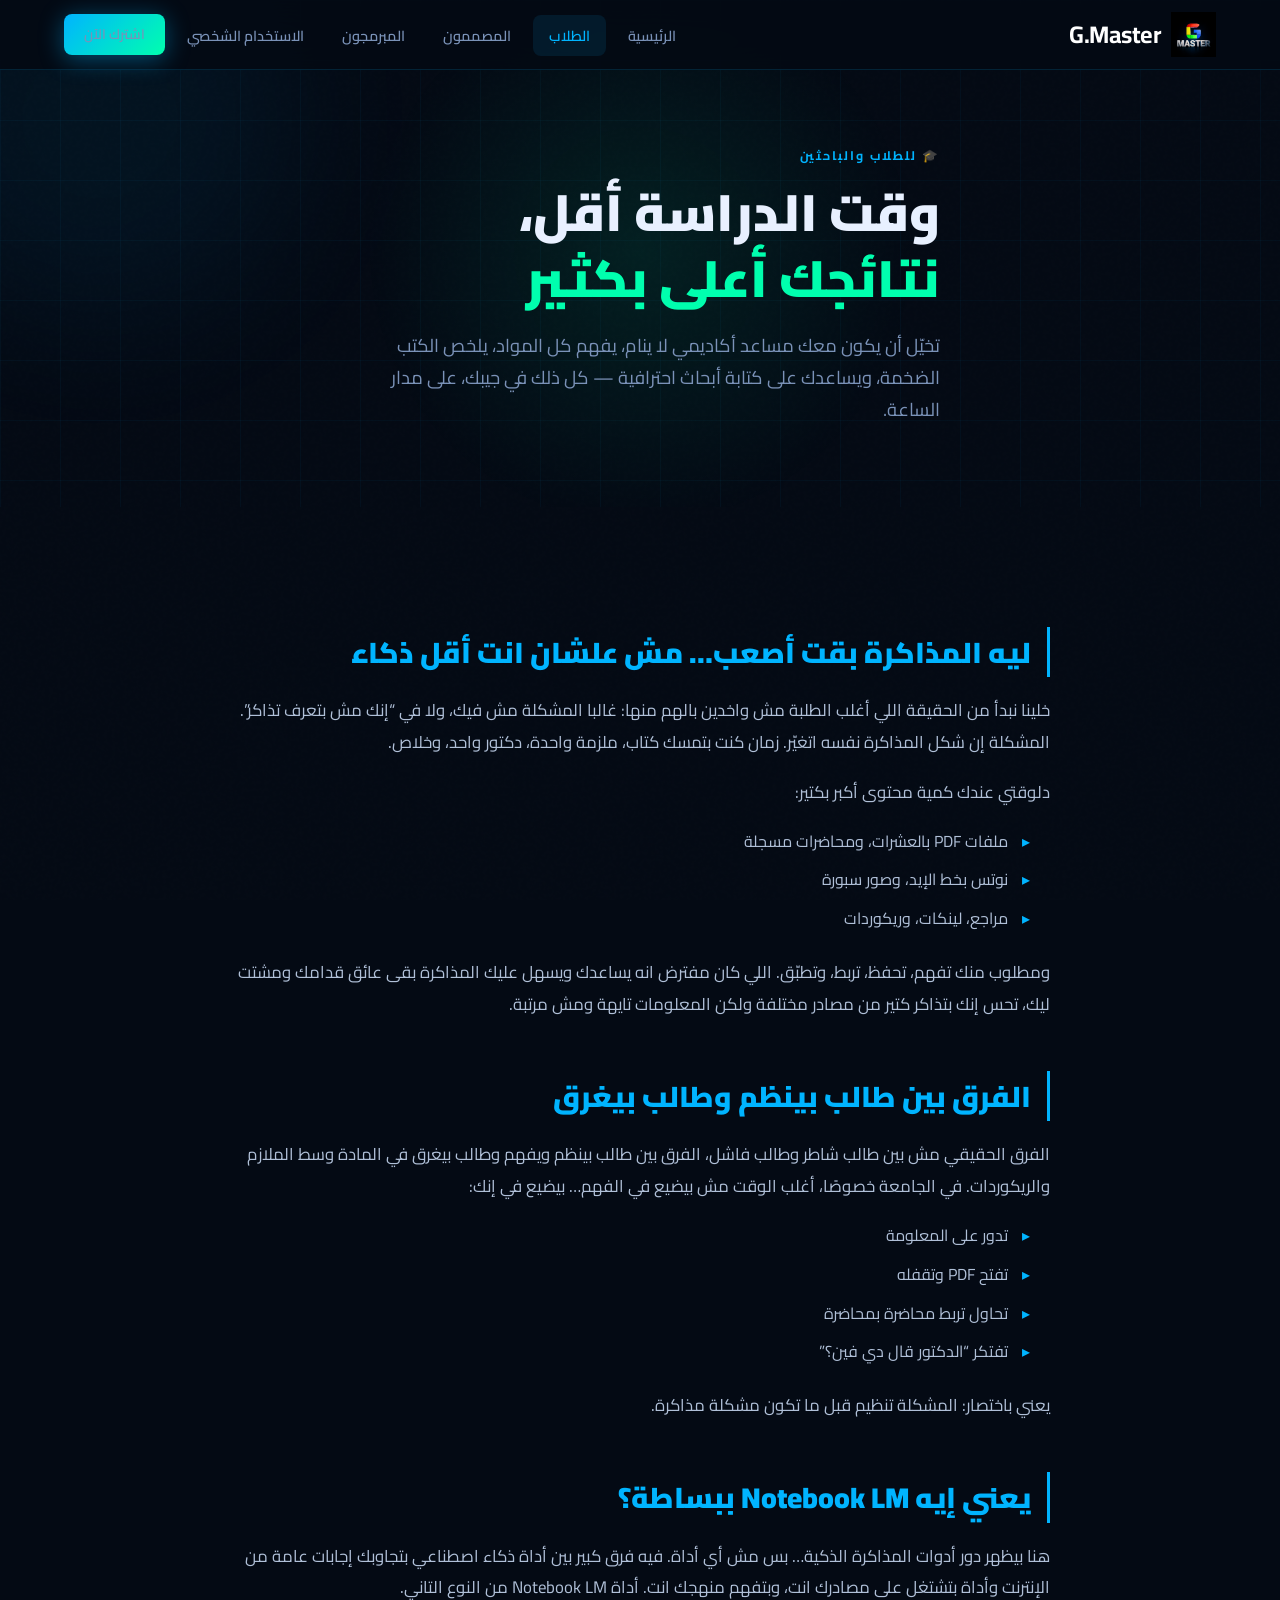
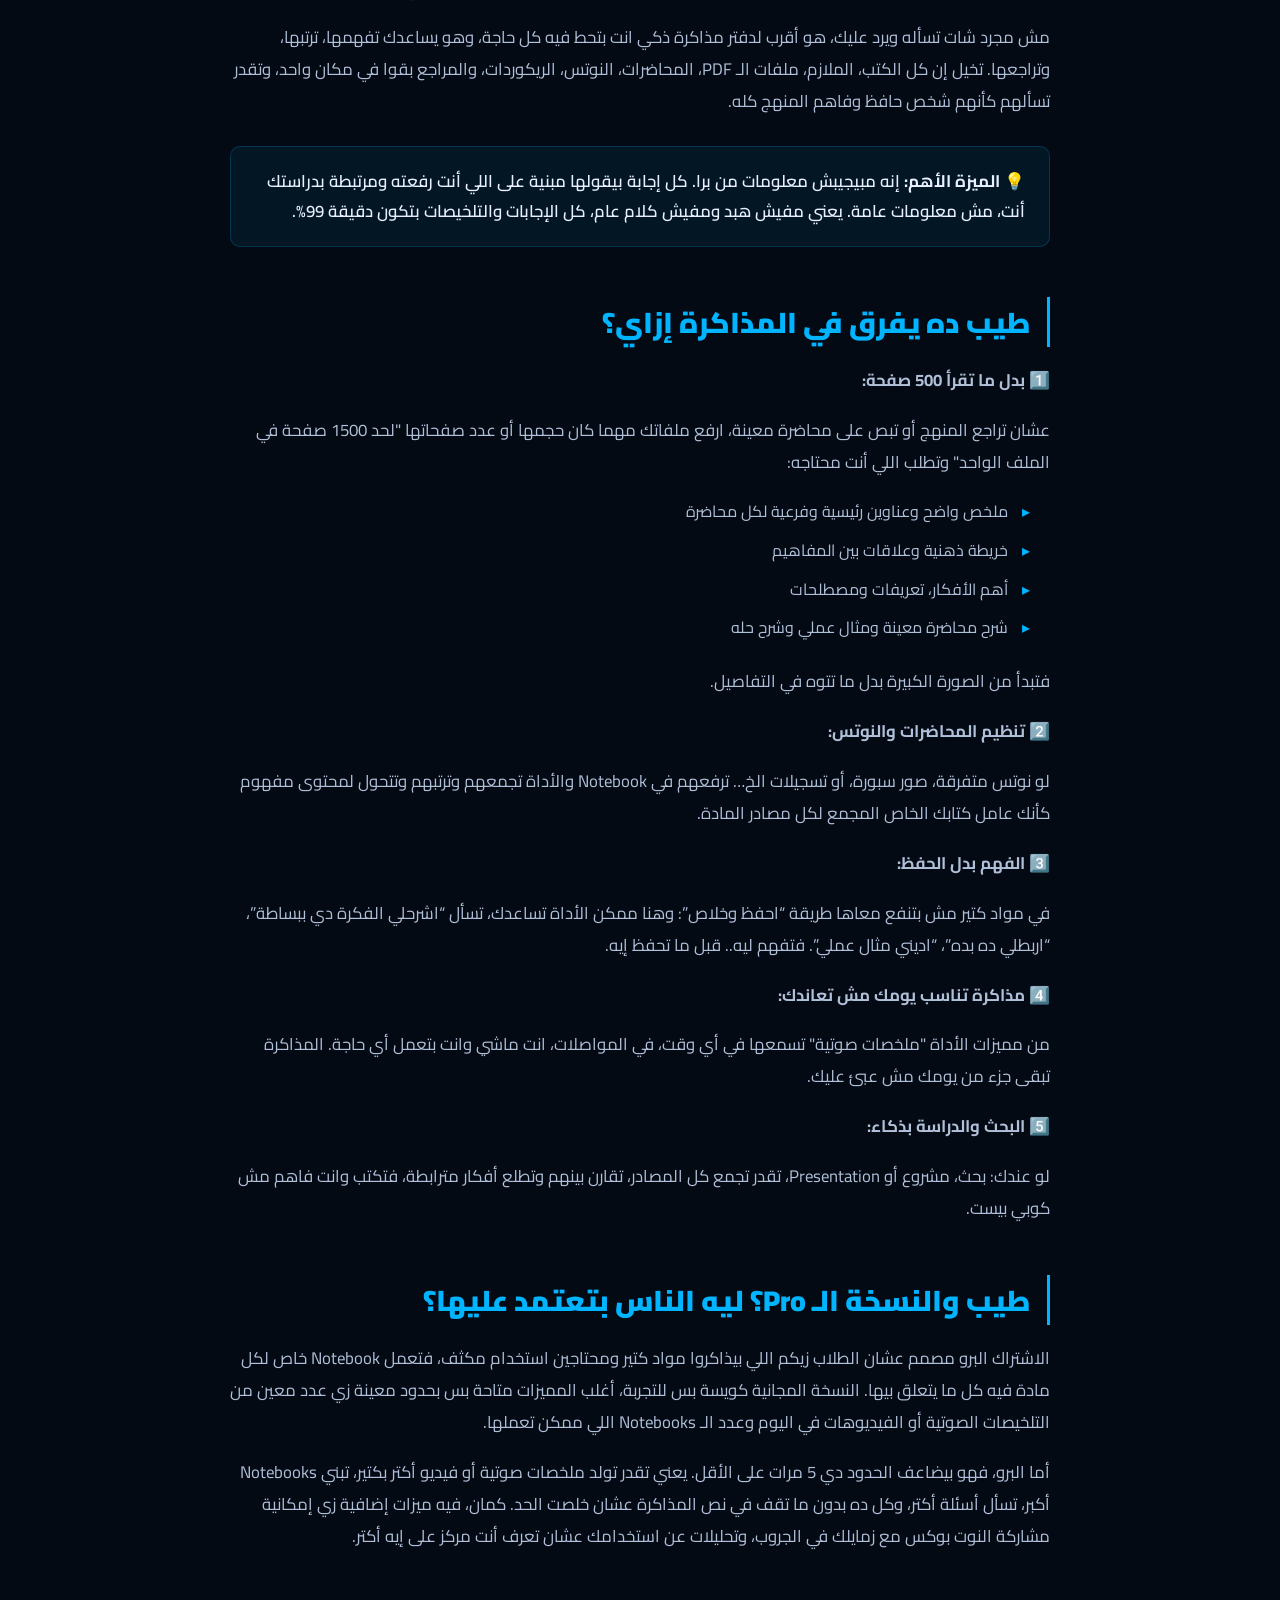
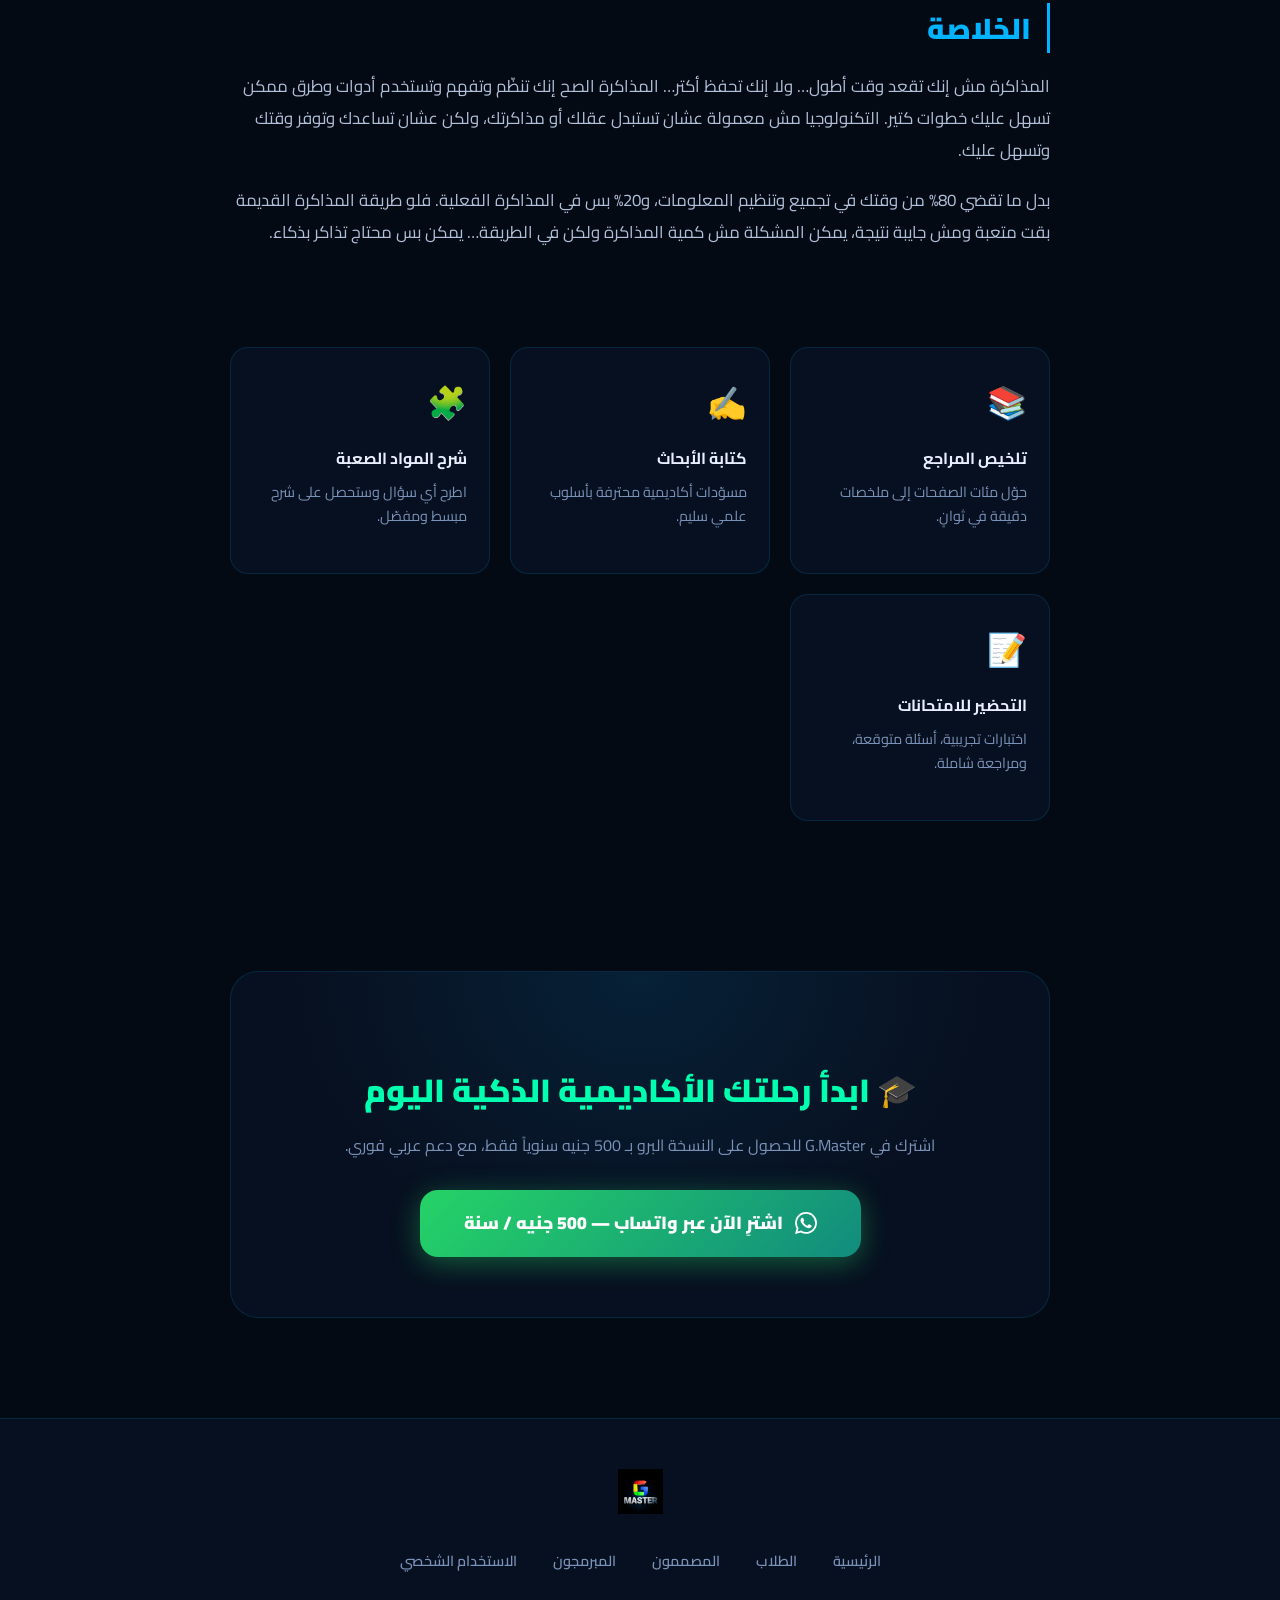
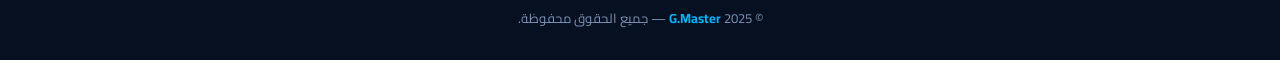
<file: students.html>
<!DOCTYPE html>
<html lang="ar" dir="rtl">
<head>
  <meta charset="UTF-8" />
  <meta name="viewport" content="width=device-width, initial-scale=1.0" />
  <title>النسخة البرو للطلاب والباحثين — G.Master</title>
  <meta name="description" content="كيف تساعدك أدوات الذكاء الاصطناعي في الدراسة والبحث العلمي والامتحانات؟ اكتشف قوة Notebook LM في رحلتك الأكاديمية." />
  <link rel="stylesheet" href="style.css" />
  <link rel="preconnect" href="https://fonts.googleapis.com" />
  <link rel="preconnect" href="https://fonts.gstatic.com" crossorigin />
  <link href="https://fonts.googleapis.com/css2?family=Cairo:wght@400;600;700;900&display=swap" rel="stylesheet" />
</head>
<body>

  <nav class="navbar">
    <a href="index.html" class="logo" style="display: flex; align-items: center; gap: 10px; text-decoration: none;">
      <img src="logo.png" alt="G.Master Logo" style="height: 45px; width: auto;" />
      <span style="direction: ltr; display: inline-block; color: #ffffff; font-weight: 700;">G.Master</span>
    </a>
    <ul class="nav-links">
      <li><a href="index.html">الرئيسية</a></li>
      <li><a href="students.html" class="active">الطلاب</a></li>
      <li><a href="designers.html">المصممون</a></li>
      <li><a href="programmers.html">المبرمجون</a></li>
      <li><a href="personal.html">الاستخدام الشخصي</a></li>
      <li>
        <a href="https://wa.me/201234567890?text=أريد_الاشتراك_في_G_Master"
           target="_blank" class="btn-primary" style="padding:9px 20px;font-size:0.85rem;">
          اشترك الآن
        </a>
      </li>
    </ul>
    <button class="hamburger" aria-label="القائمة">
      <span></span><span></span><span></span>
    </button>
  </nav>
  <div class="mobile-menu">
    <a href="index.html">🏠 الرئيسية</a>
    <a href="students.html">🎓 الطلاب</a>
    <a href="designers.html">🎨 المصممون</a>
    <a href="programmers.html">💻 المبرمجون</a>
    <a href="personal.html">👤 الاستخدام الشخصي</a>
    <a href="https://wa.me/201234567890?text=أريد_الاشتراك_في_G_Master" target="_blank">💬 اشترك عبر واتساب</a>
  </div>

  <section class="page-hero">
    <div class="grid-bg"></div>
    <div class="orb orb-blue" style="width:400px;height:400px;top:-80px;left:-100px;opacity:0.4;"></div>
    <div class="page-hero-inner container">
      <span class="section-label">🎓 للطلاب والباحثين</span>
      <h1>
        وقت الدراسة أقل،<br/>
        <span style="color:var(--accent-green);">نتائجك أعلى بكثير</span>
      </h1>
      <p>
        تخيّل أن يكون معك مساعد أكاديمي لا ينام، يفهم كل المواد، يلخص الكتب الضخمة،
        ويساعدك على كتابة أبحاث احترافية — كل ذلك في جيبك، على مدار الساعة.
      </p>
    </div>
  </section>

  <section class="article-section">
    <div class="article-content">

      <h2>ليه المذاكرة بقت أصعب… مش علشان انت أقل ذكاء</h2>

      <p>
        خلينا نبدأ من الحقيقة اللي أغلب الطلبة مش واخدين بالهم منها: غالبا المشكلة مش فيك، ولا في “إنك مش بتعرف تذاكر”. المشكلة إن شكل المذاكرة نفسه اتغيّر. زمان كنت بتمسك كتاب، ملزمة واحدة، دكتور واحد، وخلاص.
      </p>

      <p>
        دلوقتي عندك كمية محتوى أكبر بكتير:
      </p>
      <ul>
        <li>ملفات PDF بالعشرات، ومحاضرات مسجلة</li>
        <li>نوتس بخط الإيد، وصور سبورة</li>
        <li>مراجع، لينكات، وريكوردات</li>
      </ul>

      <p>
        ومطلوب منك تفهم، تحفظ، تربط، وتطبّق. اللي كان مفترض انه يساعدك ويسهل عليك المذاكرة بقى عائق قدامك ومشتت ليك، تحس إنك بتذاكر كتير من مصادر مختلفة ولكن المعلومات تايهة ومش مرتبة.
      </p>

      <h2>الفرق بين طالب بينظم وطالب بيغرق</h2>

      <p>
        الفرق الحقيقي مش بين طالب شاطر وطالب فاشل، الفرق بين طالب بينظم ويفهم وطالب بيغرق في المادة وسط الملازم والريكوردات. في الجامعة خصوصًا، أغلب الوقت مش بيضيع في الفهم… بيضيع في إنك:
      </p>

      <ul>
        <li>تدور على المعلومة</li>
        <li>تفتح PDF وتقفله</li>
        <li>تحاول تربط محاضرة بمحاضرة</li>
        <li>تفتكر “الدكتور قال دي فين؟”</li>
      </ul>

      <p>
        يعني باختصار: المشكلة تنظيم قبل ما تكون مشكلة مذاكرة.
      </p>

      <h2>يعني إيه Notebook LM ببساطة؟</h2>

      <p>
        هنا بيظهر دور أدوات المذاكرة الذكية… بس مش أي أداة. فيه فرق كبير بين أداة ذكاء اصطناعي بتجاوبك إجابات عامة من الإنترنت وأداة بتشتغل على مصادرك انت، وبتفهم منهجك انت. أداة Notebook LM من النوع التاني.
      </p>

      <p>
        مش مجرد شات تسأله ويرد عليك، هو أقرب لدفتر مذاكرة ذكي انت بتحط فيه كل حاجة، وهو يساعدك تفهمها، ترتبها، وتراجعها. تخيل إن كل الكتب، الملازم، ملفات الـ PDF، المحاضرات، النوتس، الريكوردات، والمراجع بقوا في مكان واحد، وتقدر تسألهم كأنهم شخص حافظ وفاهم المنهج كله.
      </p>

      <div class="article-highlight">
        💡 <strong>الميزة الأهم:</strong> إنه مبيجيبش معلومات من برا. كل إجابة بيقولها مبنية على اللي أنت رفعته ومرتبطة بدراستك أنت، مش معلومات عامة. يعني مفيش هبد ومفيش كلام عام، كل الإجابات والتلخيصات بتكون دقيقة 99%.
      </div>

      <h2>طيب ده يفرق في المذاكرة إزاي؟</h2>

      <p><strong>1️⃣ بدل ما تقرأ 500 صفحة:</strong></p>
      <p>عشان تراجع المنهج أو تبص على محاضرة معينة، ارفع ملفاتك مهما كان حجمها أو عدد صفحاتها "لحد 1500 صفحة في الملف الواحد" وتطلب اللي أنت محتاجه:</p>
      <ul>
        <li>ملخص واضح وعناوين رئيسية وفرعية لكل محاضرة</li>
        <li>خريطة ذهنية وعلاقات بين المفاهيم</li>
        <li>أهم الأفكار، تعريفات ومصطلحات</li>
        <li>شرح محاضرة معينة ومثال عملي وشرح حله</li>
      </ul>
      <p>فتبدأ من الصورة الكبيرة بدل ما تتوه في التفاصيل.</p>

      <p><strong>2️⃣ تنظيم المحاضرات والنوتس:</strong></p>
      <p>لو نوتس متفرقة، صور سبورة، أو تسجيلات الخ… ترفعهم في Notebook والأداة تجمعهم وترتبهم وتتحول لمحتوى مفهوم كأنك عامل كتابك الخاص المجمع لكل مصادر المادة.</p>

      <p><strong>3️⃣ الفهم بدل الحفظ:</strong></p>
      <p>في مواد كتير مش بتنفع معاها طريقة “احفظ وخلاص”: وهنا ممكن الأداة تساعدك، تسأل “اشرحلي الفكرة دي ببساطة”، “اربطلي ده بده”، “اديني مثال عملي”. فتفهم ليه.. قبل ما تحفظ إيه.</p>

      <p><strong>4️⃣ مذاكرة تناسب يومك مش تعاندك:</strong></p>
      <p>من مميزات الأداة "ملخصات صوتية" تسمعها في أي وقت، في المواصلات، انت ماشي وانت بتعمل أي حاجة. المذاكرة تبقى جزء من يومك مش عبئ عليك.</p>

      <p><strong>5️⃣ البحث والدراسة بذكاء:</strong></p>
      <p>لو عندك: بحث، مشروع أو Presentation، تقدر تجمع كل المصادر، تقارن بينهم وتطلع أفكار مترابطة، فتكتب وانت فاهم مش كوبي بيست.</p>

      <h2>طيب والنسخة الـ Pro؟ ليه الناس بتعتمد عليها؟</h2>

      <p>
        الاشتراك البرو مصمم عشان الطلاب زيكم اللي بيذاكروا مواد كتير ومحتاجين استخدام مكثف، فتعمل Notebook خاص لكل مادة فيه كل ما يتعلق بيها. النسخة المجانية كويسة بس للتجربة، أغلب المميزات متاحة بس بحدود معينة زي عدد معين من التلخيصات الصوتية أو الفيديوهات في اليوم وعدد الـ Notebooks اللي ممكن تعملها.
      </p>

      <p>
        أما البرو، فهو بيضاعف الحدود دي 5 مرات على الأقل. يعني تقدر تولد ملخصات صوتية أو فيديو أكتر بكتير، تبني Notebooks أكبر، تسأل أسئلة أكتر، وكل ده بدون ما تقف في نص المذاكرة عشان خلصت الحد. كمان، فيه ميزات إضافية زي إمكانية مشاركة النوت بوكس مع زمايلك في الجروب، وتحليلات عن استخدامك عشان تعرف أنت مركز على إيه أكتر.
      </p>

      <h2>الخلاصة</h2>

      <p>
        المذاكرة مش إنك تقعد وقت أطول… ولا إنك تحفظ أكتر… المذاكرة الصح إنك تنظّم وتفهم وتستخدم أدوات وطرق ممكن تسهل عليك خطوات كتير. التكنولوجيا مش معمولة عشان تستبدل عقلك أو مذاكرتك، ولكن عشان تساعدك وتوفر وقتك وتسهل عليك.
      </p>

      <p>
        بدل ما تقضي 80% من وقتك في تجميع وتنظيم المعلومات، و20% بس في المذاكرة الفعلية. فلو طريقة المذاكرة القديمة بقت متعبة ومش جايبة نتيجة، يمكن المشكلة مش كمية المذاكرة ولكن في الطريقة… يمكن بس محتاج تذاكر بذكاء.
      </p>

      <div style="padding: 40px 0;">
        <div class="use-cases-grid">
          <div class="use-case-card reveal">
            <div class="use-case-icon">📚</div>
            <h4>تلخيص المراجع</h4>
            <p>حوّل مئات الصفحات إلى ملخصات دقيقة في ثوانٍ.</p>
          </div>
          <div class="use-case-card reveal reveal-delay-1">
            <div class="use-case-icon">✍️</div>
            <h4>كتابة الأبحاث</h4>
            <p>مسوّدات أكاديمية محترفة بأسلوب علمي سليم.</p>
          </div>
          <div class="use-case-card reveal reveal-delay-2">
            <div class="use-case-icon">🧩</div>
            <h4>شرح المواد الصعبة</h4>
            <p>اطرح أي سؤال وستحصل على شرح مبسط ومفصّل.</p>
          </div>
          <div class="use-case-card reveal reveal-delay-3">
            <div class="use-case-icon">📝</div>
            <h4>التحضير للامتحانات</h4>
            <p>اختبارات تجريبية، أسئلة متوقعة، ومراجعة شاملة.</p>
          </div>
        </div>
      </div>

      <div class="article-cta">
        <h3>🎓 ابدأ رحلتك الأكاديمية الذكية اليوم</h3>
        <p>اشترك في G.Master للحصول على النسخة البرو بـ 500 جنيه سنوياً فقط، مع دعم عربي فوري.</p>
        <a href="https://wa.me/201234567890?text=أريد_الاشتراك_في_G_Master_للطلاب"
           target="_blank" class="btn-whatsapp">
          <svg width="22" height="22" viewBox="0 0 24 24" fill="currentColor"><path d="M17.472 14.382c-.297-.149-1.758-.867-2.03-.967-.273-.099-.471-.148-.67.15-.197.297-.767.966-.94 1.164-.173.199-.347.223-.644.075-.297-.15-1.255-.463-2.39-1.475-.883-.788-1.48-1.761-1.653-2.059-.173-.297-.018-.458.13-.606.134-.133.298-.347.446-.52.149-.174.198-.298.298-.497.099-.198.05-.371-.025-.52-.075-.149-.669-1.612-.916-2.207-.242-.579-.487-.5-.669-.51-.173-.008-.371-.01-.57-.01-.198 0-.52.074-.792.372-.272.297-1.04 1.016-1.04 2.479 0 1.462 1.065 2.875 1.213 3.074.149.198 2.096 3.2 5.077 4.487.709.306 1.262.489 1.694.625.712.227 1.36.195 1.871.118.571-.085 1.758-.719 2.006-1.413.248-.694.248-1.289.173-1.413-.074-.124-.272-.198-.57-.347m-5.421 7.403h-.004a9.87 9.87 0 01-5.031-1.378l-.361-.214-3.741.982.998-3.648-.235-.374a9.86 9.86 0 01-1.51-5.26c.001-5.45 4.436-9.884 9.888-9.884 2.64 0 5.122 1.03 6.988 2.898a9.825 9.825 0 012.893 6.994c-.003 5.45-4.437 9.884-9.885 9.884m8.413-18.297A11.815 11.815 0 0012.05 0C5.495 0 .16 5.335.157 11.892c0 2.096.547 4.142 1.588 5.945L.057 24l6.305-1.654a11.882 11.882 0 005.683 1.448h.005c6.554 0 11.89-5.335 11.893-11.893a11.821 11.821 0 00-3.48-8.413z"/></svg>
          اشترِ الآن عبر واتساب — 500 جنيه / سنة
        </a>
      </div>

    </div>
  </section>

  <footer>
    <div class="footer-inner">
      <a href="index.html" class="logo" style="display: inline-block;">
        <img src="logo.png" alt="G.Master Logo" style="height: 45px; width: auto;" />
      </a>
      <nav class="footer-links">
        <a href="index.html">الرئيسية</a>
        <a href="students.html">الطلاب</a>
        <a href="designers.html">المصممون</a>
        <a href="programmers.html">المبرمجون</a>
        <a href="personal.html">الاستخدام الشخصي</a>
      </nav>
      <p class="footer-copy">© 2025 <span>G.Master</span> — جميع الحقوق محفوظة.</p>
    </div>
  </footer>

  <script src="script.js"></script>
</body>
</html>
</file>
<file: style.css>
/* ============================================================
   G.Master - style.css
   Unified Design System | Dark Tech Premium Theme
   RTL Arabic | Cairo Bold Font
   ============================================================ */

/* ---------- Google Fonts ---------- */
@import url('https://fonts.googleapis.com/css2?family=Cairo:wght@400;600;700;900&display=swap');

/* ---------- CSS Variables ---------- */
:root {
  --bg-deep:       #040a14;
  --bg-card:       #071020;
  --bg-nav:        rgba(4, 10, 20, 0.92);
  --accent-blue:   #00b4ff;
  --accent-green:  #00ffae;
  --accent-orange: #ff7b00;
  --glow-blue:     0 0 18px rgba(0,180,255,0.55);
  --glow-green:    0 0 18px rgba(0,255,174,0.55);
  --glow-orange:   0 0 18px rgba(255,123,0,0.55);
  --text-primary:  #e8f0ff;
  --text-muted:    #7a92b8;
  --border-subtle: rgba(0,180,255,0.15);
  --radius-sm: 10px;
  --radius-md: 18px;
  --radius-lg: 28px;
  --font: 'Cairo', sans-serif;
  --transition: 0.35s cubic-bezier(0.4,0,0.2,1);
}

/* ---------- Reset & Base ---------- */
*, *::before, *::after { box-sizing: border-box; margin: 0; padding: 0; }
html { scroll-behavior: smooth; font-size: 16px; }
body {
  direction: rtl;
  font-family: var(--font);
  background-color: var(--bg-deep);
  color: var(--text-primary);
  line-height: 1.75;
  overflow-x: hidden;
}
a { text-decoration: none; color: inherit; }
ul { list-style: none; }
img { max-width: 100%; display: block; }

/* ---------- Scrollbar ---------- */
::-webkit-scrollbar { width: 6px; }
::-webkit-scrollbar-track { background: var(--bg-deep); }
::-webkit-scrollbar-thumb { background: var(--accent-blue); border-radius: 3px; }

/* ============================================================
   NOISE OVERLAY — depth texture
   ============================================================ */
body::before {
  content: '';
  position: fixed;
  inset: 0;
  background-image: url("data:image/svg+xml,%3Csvg viewBox='0 0 256 256' xmlns='http://www.w3.org/2000/svg'%3E%3Cfilter id='n'%3E%3CfeTurbulence type='fractalNoise' baseFrequency='0.9' numOctaves='4' stitchTiles='stitch'/%3E%3C/filter%3E%3Crect width='100%25' height='100%25' filter='url(%23n)' opacity='0.04'/%3E%3C/svg%3E");
  pointer-events: none;
  z-index: 0;
  opacity: 0.35;
}

/* ============================================================
   NAVIGATION
   ============================================================ */
.navbar {
  position: fixed;
  top: 0; right: 0; left: 0;
  z-index: 1000;
  padding: 0 5%;
  height: 70px;
  display: flex;
  align-items: center;
  justify-content: space-between;
  background: var(--bg-nav);
  backdrop-filter: blur(16px);
  border-bottom: 1px solid var(--border-subtle);
  transition: var(--transition);
}
/* Logo */
.logo {
  display: flex;
  align-items: center;
  gap: 10px;
  font-size: 1.5rem;
  font-weight: 900;
  letter-spacing: -0.5px;
}
.logo-icon {
  width: 38px; height: 38px;
  background: linear-gradient(135deg, var(--accent-blue), var(--accent-green));
  border-radius: 10px;
  display: flex; align-items: center; justify-content: center;
  font-size: 1rem; font-weight: 900; color: #040a14;
  box-shadow: var(--glow-blue);
}
.logo span { color: var(--accent-blue); }

/* Nav links */
.nav-links {
  display: flex;
  gap: 6px;
  align-items: center;
}
.nav-links a {
  padding: 7px 16px;
  border-radius: 8px;
  font-size: 0.9rem;
  font-weight: 600;
  color: var(--text-muted);
  transition: var(--transition);
}
.nav-links a:hover,
.nav-links a.active {
  color: var(--accent-blue);
  background: rgba(0,180,255,0.1);
}

/* Hamburger */
.hamburger {
  display: none;
  flex-direction: column;
  gap: 5px;
  cursor: pointer;
  padding: 6px;
  border-radius: 8px;
  background: transparent;
  border: none;
  z-index: 1100;
}
.hamburger span {
  display: block;
  width: 26px; height: 2px;
  background: var(--accent-blue);
  border-radius: 2px;
  transition: var(--transition);
}
.hamburger.open span:nth-child(1) { transform: translateY(7px) rotate(45deg); }
.hamburger.open span:nth-child(2) { opacity: 0; }
.hamburger.open span:nth-child(3) { transform: translateY(-7px) rotate(-45deg); }

/* Mobile Menu */
.mobile-menu {
  display: none;
  position: fixed;
  top: 70px; right: 0; left: 0;
  background: rgba(4,10,20,0.98);
  backdrop-filter: blur(20px);
  padding: 20px 5%;
  border-bottom: 1px solid var(--border-subtle);
  z-index: 999;
  flex-direction: column;
  gap: 4px;
  animation: slideDown 0.3s ease;
}
.mobile-menu.open { display: flex; }
.mobile-menu a {
  padding: 12px 16px;
  border-radius: 10px;
  font-size: 1rem;
  font-weight: 600;
  color: var(--text-muted);
  border: 1px solid transparent;
  transition: var(--transition);
}
.mobile-menu a:hover {
  color: var(--accent-blue);
  background: rgba(0,180,255,0.08);
  border-color: var(--border-subtle);
}
@keyframes slideDown {
  from { opacity: 0; transform: translateY(-10px); }
  to   { opacity: 1; transform: translateY(0); }
}

/* ============================================================
   HERO SECTION
   ============================================================ */
.hero {
  min-height: 100vh;
  display: flex;
  align-items: center;
  justify-content: center;
  text-align: center;
  padding: 120px 5% 80px;
  position: relative;
  overflow: hidden;
}
/* Animated radial gradient background */
.hero::after {
  content: '';
  position: absolute;
  width: 800px; height: 800px;
  background: radial-gradient(circle, rgba(0,180,255,0.12) 0%, transparent 65%);
  border-radius: 50%;
  top: 50%; left: 50%;
  transform: translate(-50%, -50%);
  animation: pulse-glow 6s ease-in-out infinite;
  pointer-events: none;
}
@keyframes pulse-glow {
  0%, 100% { transform: translate(-50%, -50%) scale(1); opacity: 0.8; }
  50%       { transform: translate(-50%, -50%) scale(1.2); opacity: 1; }
}
.hero-inner { position: relative; z-index: 1; max-width: 820px; }

.hero-badge {
  display: inline-flex;
  align-items: center;
  gap: 8px;
  padding: 7px 18px;
  background: rgba(0,180,255,0.1);
  border: 1px solid rgba(0,180,255,0.3);
  border-radius: 999px;
  font-size: 0.85rem;
  font-weight: 700;
  color: var(--accent-blue);
  margin-bottom: 28px;
  animation: fadeInUp 0.6s ease both;
}
.hero-badge .dot {
  width: 8px; height: 8px;
  background: var(--accent-green);
  border-radius: 50%;
  box-shadow: var(--glow-green);
  animation: blink 1.5s ease-in-out infinite;
}
@keyframes blink { 0%,100%{opacity:1} 50%{opacity:0.3} }

.hero h1 {
  font-size: clamp(2.2rem, 6vw, 4rem);
  font-weight: 900;
  line-height: 1.25;
  margin-bottom: 20px;
  animation: fadeInUp 0.7s 0.1s ease both;
}
.hero h1 .highlight-blue { color: var(--accent-blue); text-shadow: var(--glow-blue); }
.hero h1 .highlight-green { color: var(--accent-green); text-shadow: var(--glow-green); }
.hero h1 .highlight-orange { color: var(--accent-orange); text-shadow: var(--glow-orange); }

.hero-sub {
  font-size: clamp(1rem, 2.5vw, 1.2rem);
  color: var(--text-muted);
  max-width: 600px;
  margin: 0 auto 40px;
  animation: fadeInUp 0.7s 0.2s ease both;
}
.hero-cta {
  display: flex;
  gap: 14px;
  justify-content: center;
  flex-wrap: wrap;
  animation: fadeInUp 0.7s 0.3s ease both;
}

@keyframes fadeInUp {
  from { opacity: 0; transform: translateY(24px); }
  to   { opacity: 1; transform: translateY(0); }
}

/* ============================================================
   BUTTONS
   ============================================================ */
.btn-primary {
  display: inline-flex;
  align-items: center;
  gap: 10px;
  padding: 15px 34px;
  background: linear-gradient(135deg, var(--accent-blue), var(--accent-green));
  color: #040a14;
  font-family: var(--font);
  font-size: 1rem;
  font-weight: 900;
  border-radius: var(--radius-md);
  border: none;
  cursor: pointer;
  box-shadow: 0 4px 24px rgba(0,180,255,0.4);
  transition: var(--transition);
  text-decoration: none;
  white-space: nowrap;
}
.btn-primary:hover {
  transform: translateY(-3px) scale(1.03);
  box-shadow: 0 8px 36px rgba(0,180,255,0.55);
}
.btn-secondary {
  display: inline-flex;
  align-items: center;
  gap: 10px;
  padding: 14px 30px;
  background: transparent;
  color: var(--text-primary);
  font-family: var(--font);
  font-size: 1rem;
  font-weight: 700;
  border-radius: var(--radius-md);
  border: 1px solid var(--border-subtle);
  cursor: pointer;
  transition: var(--transition);
  text-decoration: none;
}
.btn-secondary:hover {
  border-color: var(--accent-blue);
  color: var(--accent-blue);
  background: rgba(0,180,255,0.07);
  transform: translateY(-2px);
}
/* WhatsApp CTA Button */
.btn-whatsapp {
  display: inline-flex;
  align-items: center;
  gap: 12px;
  padding: 18px 44px;
  background: linear-gradient(135deg, #25d366, #128c7e);
  color: #fff;
  font-family: var(--font);
  font-size: 1.1rem;
  font-weight: 900;
  border-radius: var(--radius-md);
  border: none;
  cursor: pointer;
  box-shadow: 0 6px 28px rgba(37,211,102,0.4);
  transition: var(--transition);
  text-decoration: none;
}
.btn-whatsapp:hover {
  transform: translateY(-4px) scale(1.04);
  box-shadow: 0 10px 40px rgba(37,211,102,0.6);
}
.btn-whatsapp svg { flex-shrink: 0; }

/* ============================================================
   SECTION COMMONS
   ============================================================ */
section { position: relative; z-index: 1; }
.section-label {
  display: inline-block;
  font-size: 0.78rem;
  font-weight: 700;
  letter-spacing: 2px;
  text-transform: uppercase;
  color: var(--accent-blue);
  margin-bottom: 12px;
}
.section-title {
  font-size: clamp(1.7rem, 4vw, 2.6rem);
  font-weight: 900;
  line-height: 1.3;
  margin-bottom: 16px;
}
.section-sub {
  color: var(--text-muted);
  font-size: clamp(0.95rem, 2vw, 1.1rem);
  max-width: 600px;
}
.text-center { text-align: center; }
.text-center .section-sub { margin: 0 auto; }

.container {
  max-width: 1200px;
  margin: 0 auto;
  padding: 0 5%;
}
.py-section { padding: 100px 0; }

/* ============================================================
   FEATURES SECTION
   ============================================================ */
.features-grid {
  display: grid;
  grid-template-columns: repeat(auto-fit, minmax(280px, 1fr));
  gap: 24px;
  margin-top: 60px;
}
.feature-card {
  background: var(--bg-card);
  border: 1px solid var(--border-subtle);
  border-radius: var(--radius-md);
  padding: 32px 28px;
  transition: var(--transition);
  position: relative;
  overflow: hidden;
}
.feature-card::before {
  content: '';
  position: absolute;
  top: 0; right: 0;
  width: 100%; height: 2px;
  background: linear-gradient(90deg, transparent, var(--accent-blue), transparent);
  opacity: 0;
  transition: var(--transition);
}
.feature-card:hover { transform: translateY(-6px); border-color: rgba(0,180,255,0.35); }
.feature-card:hover::before { opacity: 1; }

.feature-icon {
  width: 58px; height: 58px;
  border-radius: 14px;
  display: flex; align-items: center; justify-content: center;
  font-size: 1.6rem;
  margin-bottom: 20px;
}
.icon-blue   { background: rgba(0,180,255,0.12); box-shadow: 0 0 14px rgba(0,180,255,0.2); }
.icon-green  { background: rgba(0,255,174,0.12); box-shadow: 0 0 14px rgba(0,255,174,0.2); }
.icon-orange { background: rgba(255,123,0,0.12); box-shadow: 0 0 14px rgba(255,123,0,0.2); }

.feature-card h3 {
  font-size: 1.15rem;
  font-weight: 700;
  margin-bottom: 10px;
  color: var(--text-primary);
}
.feature-card p { color: var(--text-muted); font-size: 0.95rem; }

/* ============================================================
   STATS BAR
   ============================================================ */
.stats-bar {
  background: var(--bg-card);
  border-top: 1px solid var(--border-subtle);
  border-bottom: 1px solid var(--border-subtle);
  padding: 50px 5%;
}
.stats-grid {
  display: flex;
  justify-content: space-around;
  flex-wrap: wrap;
  gap: 30px;
  max-width: 900px;
  margin: 0 auto;
  text-align: center;
}
.stat-item h2 {
  font-size: clamp(2rem, 5vw, 3.2rem);
  font-weight: 900;
  background: linear-gradient(135deg, var(--accent-blue), var(--accent-green));
  -webkit-background-clip: text;
  -webkit-text-fill-color: transparent;
  background-clip: text;
}
.stat-item p { color: var(--text-muted); font-size: 0.9rem; margin-top: 4px; }

/* ============================================================
   PRICING SECTION
   ============================================================ */
.pricing-wrapper {
  display: flex;
  justify-content: center;
  margin-top: 60px;
}
.pricing-card {
  background: var(--bg-card);
  border: 1px solid rgba(0,180,255,0.3);
  border-radius: var(--radius-lg);
  padding: 50px 50px;
  max-width: 520px;
  width: 100%;
  position: relative;
  overflow: hidden;
  box-shadow: 0 0 60px rgba(0,180,255,0.1);
}
.pricing-card::before {
  content: '';
  position: absolute;
  top: -60px; right: -60px;
  width: 200px; height: 200px;
  background: radial-gradient(circle, rgba(0,180,255,0.15), transparent 70%);
  border-radius: 50%;
}
.pricing-badge {
  display: inline-block;
  background: linear-gradient(135deg, var(--accent-orange), #ff4500);
  color: #fff;
  font-size: 0.78rem;
  font-weight: 700;
  padding: 5px 14px;
  border-radius: 999px;
  margin-bottom: 20px;
  letter-spacing: 1px;
}
.pricing-name {
  font-size: 1.4rem;
  font-weight: 900;
  margin-bottom: 6px;
}
.pricing-price {
  display: flex;
  align-items: flex-end;
  gap: 8px;
  margin: 20px 0;
}
.price-amount {
  font-size: clamp(3rem, 8vw, 4.5rem);
  font-weight: 900;
  color: var(--accent-blue);
  line-height: 1;
  text-shadow: var(--glow-blue);
}
.price-currency { font-size: 1.4rem; font-weight: 700; color: var(--accent-blue); padding-bottom: 8px; }
.price-period   { color: var(--text-muted); font-size: 0.9rem; padding-bottom: 10px; }

.pricing-divider {
  height: 1px;
  background: var(--border-subtle);
  margin: 24px 0;
}
.pricing-features { margin-bottom: 36px; }
.pricing-features li {
  display: flex;
  align-items: flex-start;
  gap: 12px;
  padding: 10px 0;
  font-size: 0.95rem;
  border-bottom: 1px solid rgba(255,255,255,0.04);
}
.pricing-features li:last-child { border-bottom: none; }
.check-icon {
  width: 22px; height: 22px;
  background: rgba(0,255,174,0.15);
  border-radius: 50%;
  display: flex; align-items: center; justify-content: center;
  color: var(--accent-green);
  font-size: 0.7rem;
  flex-shrink: 0;
  margin-top: 2px;
}

/* ============================================================
   CTA SECTION (Big)
   ============================================================ */
.cta-section {
  padding: 100px 5%;
  text-align: center;
  position: relative;
  overflow: hidden;
}
.cta-section::before {
  content: '';
  position: absolute;
  inset: 0;
  background: radial-gradient(ellipse at center, rgba(0,180,255,0.07) 0%, transparent 70%);
  pointer-events: none;
}
.cta-inner { position: relative; z-index: 1; }
.cta-section h2 {
  font-size: clamp(1.8rem, 5vw, 3rem);
  font-weight: 900;
  margin-bottom: 16px;
}
.cta-section p {
  color: var(--text-muted);
  font-size: 1.1rem;
  margin-bottom: 40px;
  max-width: 560px;
  margin-left: auto;
  margin-right: auto;
}

/* ============================================================
   TARGET PAGES SECTIONS
   ============================================================ */
/* Page Hero (sub-pages) */
.page-hero {
  min-height: 55vh;
  display: flex;
  align-items: center;
  padding: 140px 5% 80px;
  position: relative;
  overflow: hidden;
}
.page-hero::after {
  content: '';
  position: absolute;
  width: 600px; height: 600px;
  background: radial-gradient(circle, rgba(0,255,174,0.09) 0%, transparent 65%);
  top: 50%; left: 50%;
  transform: translate(-50%, -50%);
  border-radius: 50%;
  pointer-events: none;
}
.page-hero-inner { position: relative; z-index: 1; max-width: 750px; }
.page-hero h1 {
  font-size: clamp(2rem, 5vw, 3.2rem);
  font-weight: 900;
  line-height: 1.3;
  margin-bottom: 18px;
}
.page-hero p {
  color: var(--text-muted);
  font-size: clamp(0.95rem, 2.2vw, 1.15rem);
  max-width: 600px;
}

/* Article Content */
.article-section {
  padding: 70px 5% 100px;
}
.article-content {
  max-width: 820px;
  margin: 0 auto;
}
.article-content h2 {
  font-size: clamp(1.3rem, 3vw, 1.8rem);
  font-weight: 900;
  color: var(--accent-blue);
  margin: 50px 0 18px;
  padding-right: 16px;
  border-right: 3px solid var(--accent-blue);
}
.article-content h3 {
  font-size: 1.15rem;
  font-weight: 700;
  color: var(--accent-green);
  margin: 30px 0 12px;
}
.article-content p {
  color: #b0c0d8;
  font-size: 1.05rem;
  line-height: 1.9;
  margin-bottom: 18px;
}
.article-content ul {
  margin: 16px 0 24px 0;
  padding-right: 20px;
}
.article-content ul li {
  color: #b0c0d8;
  font-size: 1rem;
  line-height: 1.8;
  margin-bottom: 10px;
  position: relative;
  padding-right: 22px;
}
.article-content ul li::before {
  content: '▸';
  position: absolute;
  right: 0;
  color: var(--accent-blue);
}
.article-highlight {
  background: rgba(0,180,255,0.07);
  border: 1px solid rgba(0,180,255,0.2);
  border-radius: var(--radius-sm);
  padding: 20px 24px;
  margin: 28px 0;
  color: var(--text-primary) !important;
  font-weight: 600;
  font-size: 1.05rem !important;
}
.article-cta {
  text-align: center;
  margin-top: 70px;
  padding: 60px 30px;
  background: var(--bg-card);
  border: 1px solid var(--border-subtle);
  border-radius: var(--radius-lg);
  position: relative;
  overflow: hidden;
}
.article-cta::before {
  content: '';
  position: absolute;
  inset: 0;
  background: radial-gradient(ellipse at 50% 0%, rgba(0,180,255,0.1), transparent 60%);
  pointer-events: none;
}
.article-cta > * { position: relative; z-index: 1; }
.article-cta h3 {
  font-size: clamp(1.4rem, 3vw, 2rem);
  font-weight: 900;
  margin-bottom: 12px;
}
.article-cta p { color: var(--text-muted); margin-bottom: 30px; font-size: 1rem; }

/* ============================================================
   USE CASES CARDS (sub-pages)
   ============================================================ */
.use-cases-grid {
  display: grid;
  grid-template-columns: repeat(auto-fit, minmax(240px, 1fr));
  gap: 20px;
  margin: 40px 0;
}
.use-case-card {
  background: var(--bg-card);
  border: 1px solid var(--border-subtle);
  border-radius: var(--radius-md);
  padding: 26px 22px;
  transition: var(--transition);
}
.use-case-card:hover { border-color: rgba(0,255,174,0.3); transform: translateY(-4px); }
.use-case-icon { font-size: 2rem; margin-bottom: 14px; }
.use-case-card h4 { font-size: 1rem; font-weight: 700; margin-bottom: 8px; }
.use-case-card p  { color: var(--text-muted); font-size: 0.9rem; line-height: 1.7; }

/* ============================================================
   FOOTER
   ============================================================ */
footer {
  background: var(--bg-card);
  border-top: 1px solid var(--border-subtle);
  padding: 50px 5% 30px;
}
.footer-inner {
  display: flex;
  flex-direction: column;
  align-items: center;
  gap: 28px;
}
.footer-links {
  display: flex;
  gap: 8px;
  flex-wrap: wrap;
  justify-content: center;
}
.footer-links a {
  padding: 6px 14px;
  border-radius: 8px;
  color: var(--text-muted);
  font-size: 0.9rem;
  font-weight: 600;
  transition: var(--transition);
}
.footer-links a:hover { color: var(--accent-blue); }
.footer-copy {
  color: var(--text-muted);
  font-size: 0.82rem;
  text-align: center;
}
.footer-copy span { color: var(--accent-blue); font-weight: 700; }

/* ============================================================
   FLOATING PARTICLES (decorative)
   ============================================================ */
.particles-container {
  position: absolute;
  inset: 0;
  overflow: hidden;
  pointer-events: none;
  z-index: 0;
}
.particle {
  position: absolute;
  width: 3px; height: 3px;
  background: var(--accent-blue);
  border-radius: 50%;
  opacity: 0;
  animation: floatUp var(--dur, 8s) var(--delay, 0s) ease-in infinite;
}
@keyframes floatUp {
  0%   { opacity: 0; transform: translateY(0) scale(0); }
  10%  { opacity: 0.6; }
  80%  { opacity: 0.3; }
  100% { opacity: 0; transform: translateY(-100vh) scale(1.5); }
}

/* ============================================================
   GRID LINES BACKGROUND (decorative)
   ============================================================ */
.grid-bg {
  position: absolute;
  inset: 0;
  background-image:
    linear-gradient(rgba(0,180,255,0.04) 1px, transparent 1px),
    linear-gradient(90deg, rgba(0,180,255,0.04) 1px, transparent 1px);
  background-size: 60px 60px;
  pointer-events: none;
  z-index: 0;
}

/* ============================================================
   GLOW ORBS
   ============================================================ */
.orb {
  position: absolute;
  border-radius: 50%;
  filter: blur(80px);
  pointer-events: none;
  z-index: 0;
}
.orb-blue   { background: rgba(0,180,255,0.15); }
.orb-green  { background: rgba(0,255,174,0.1); }
.orb-orange { background: rgba(255,123,0,0.1); }

/* ============================================================
   RESPONSIVE — Tablet
   ============================================================ */
@media (max-width: 900px) {
  .nav-links { display: none; }
  .hamburger { display: flex; }
  .pricing-card { padding: 36px 28px; }
}

/* ============================================================
   RESPONSIVE — Mobile
   ============================================================ */
@media (max-width: 600px) {
  .hero { padding-top: 100px; }
  .hero-cta { flex-direction: column; align-items: center; }
  .btn-primary, .btn-secondary, .btn-whatsapp {
    width: 100%; justify-content: center;
  }
  .features-grid { grid-template-columns: 1fr; }
  .stats-grid { flex-direction: column; align-items: center; }
  .pricing-card { padding: 30px 20px; }
  .price-amount { font-size: 3rem; }
  .article-content { padding: 0; }
}

/* ============================================================
   SCROLL REVEAL ANIMATION (JS-triggered)
   ============================================================ */
.reveal {
  opacity: 0;
  transform: translateY(30px);
  transition: opacity 0.7s ease, transform 0.7s ease;
}
.reveal.visible {
  opacity: 1;
  transform: translateY(0);
}
.reveal-delay-1 { transition-delay: 0.1s; }
.reveal-delay-2 { transition-delay: 0.2s; }
.reveal-delay-3 { transition-delay: 0.3s; }
.reveal-delay-4 { transition-delay: 0.4s; }
</file>
